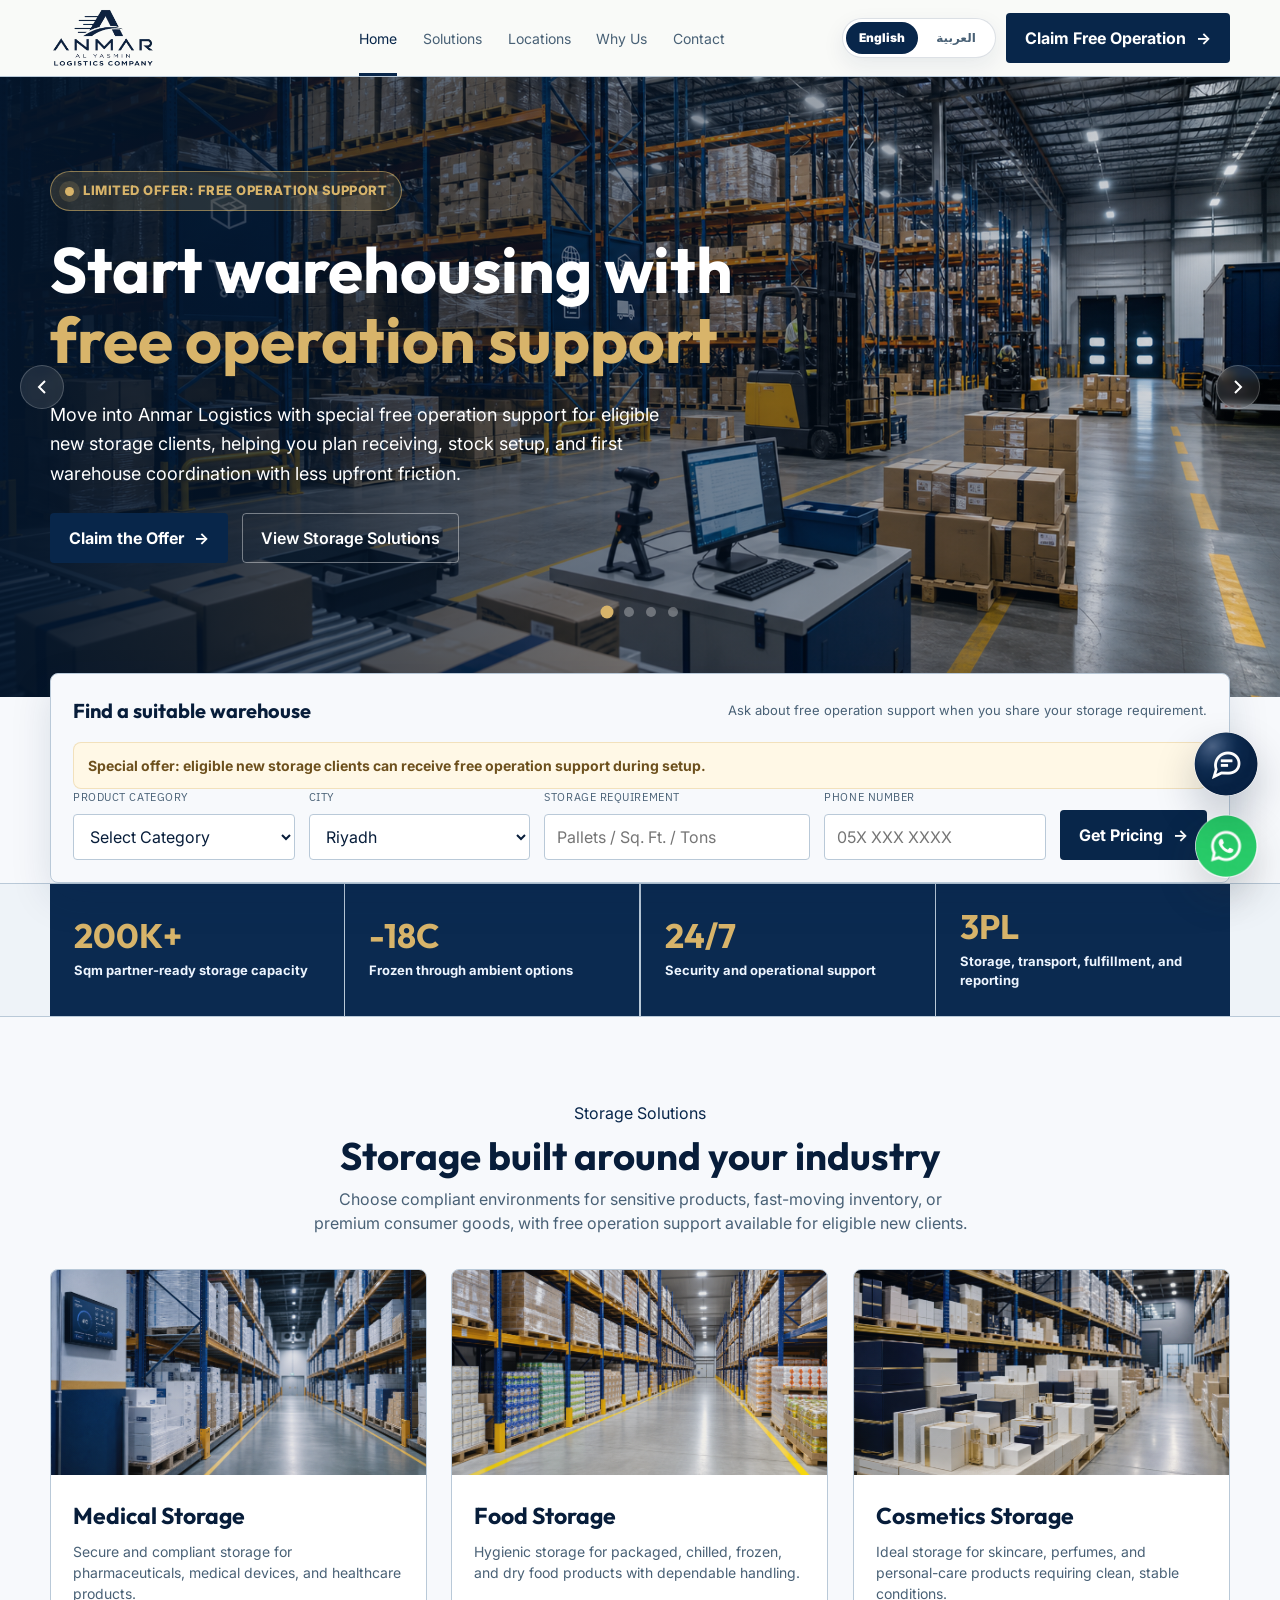
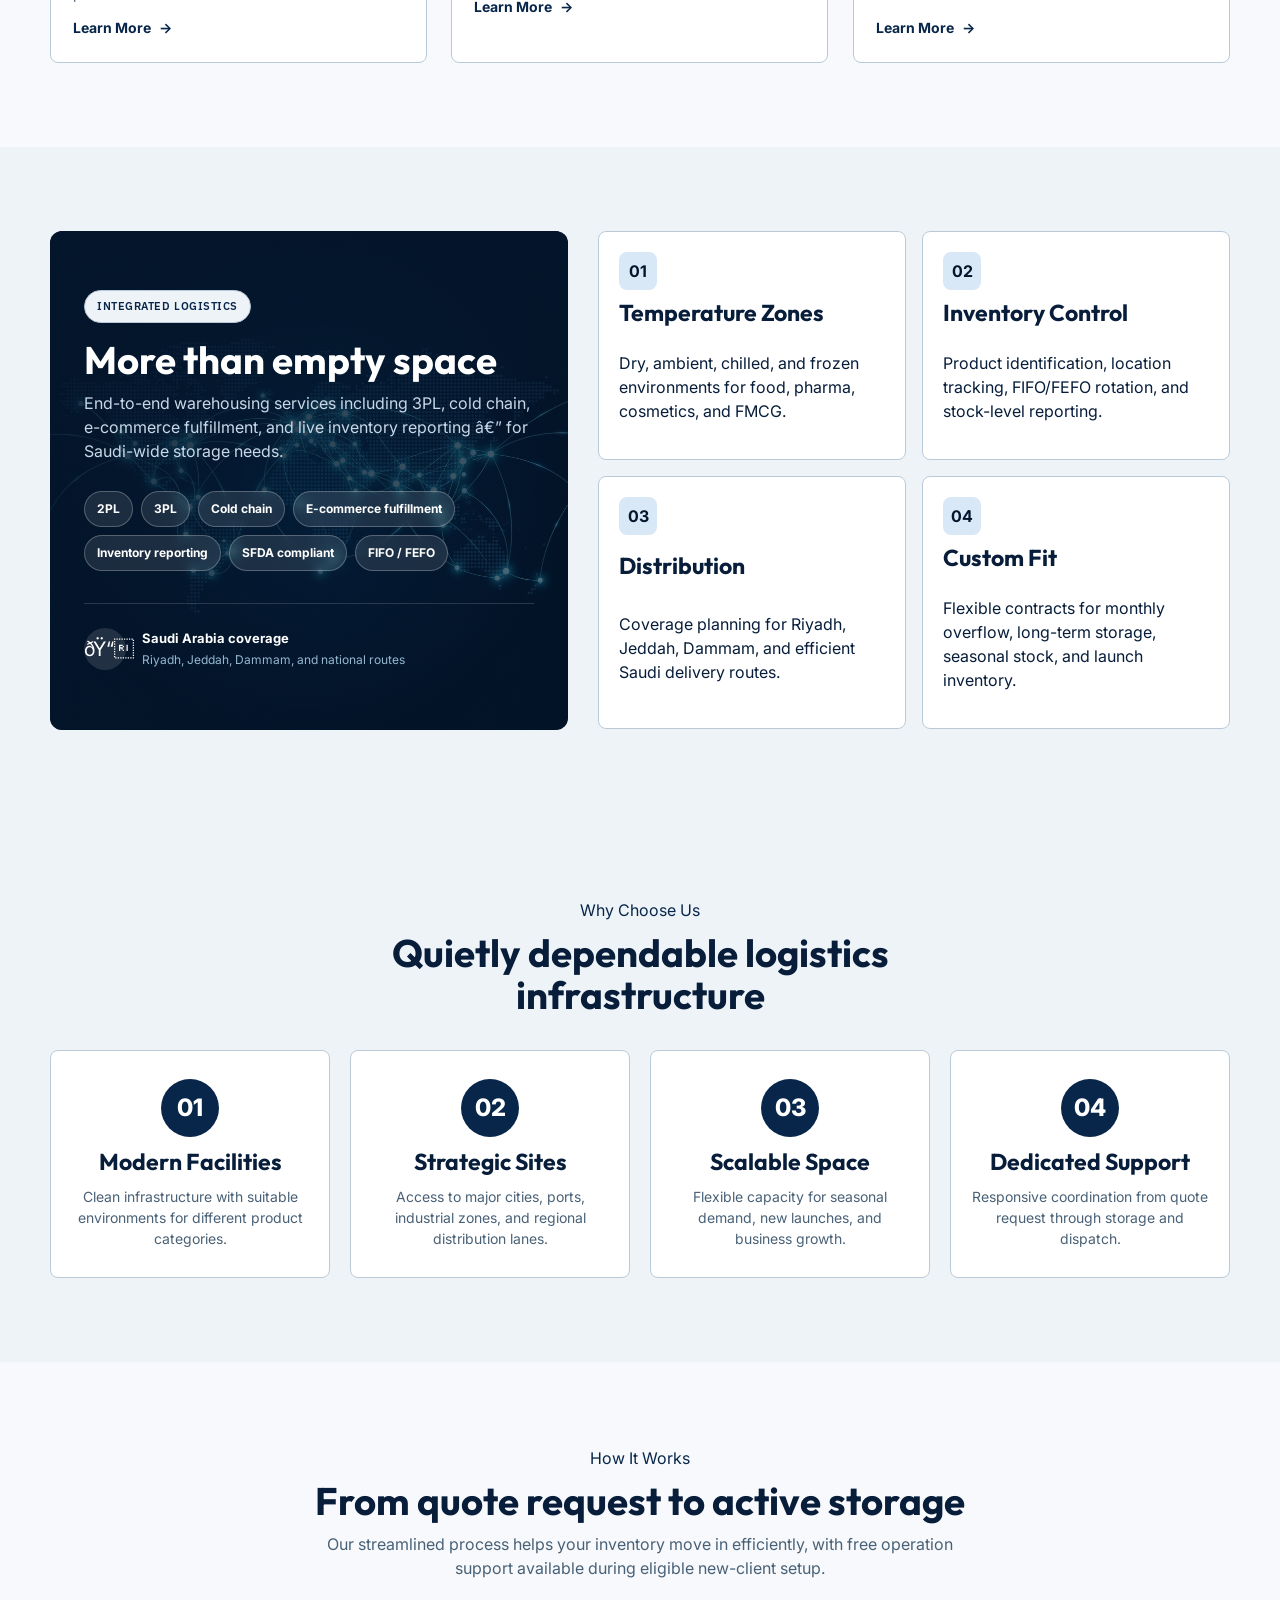
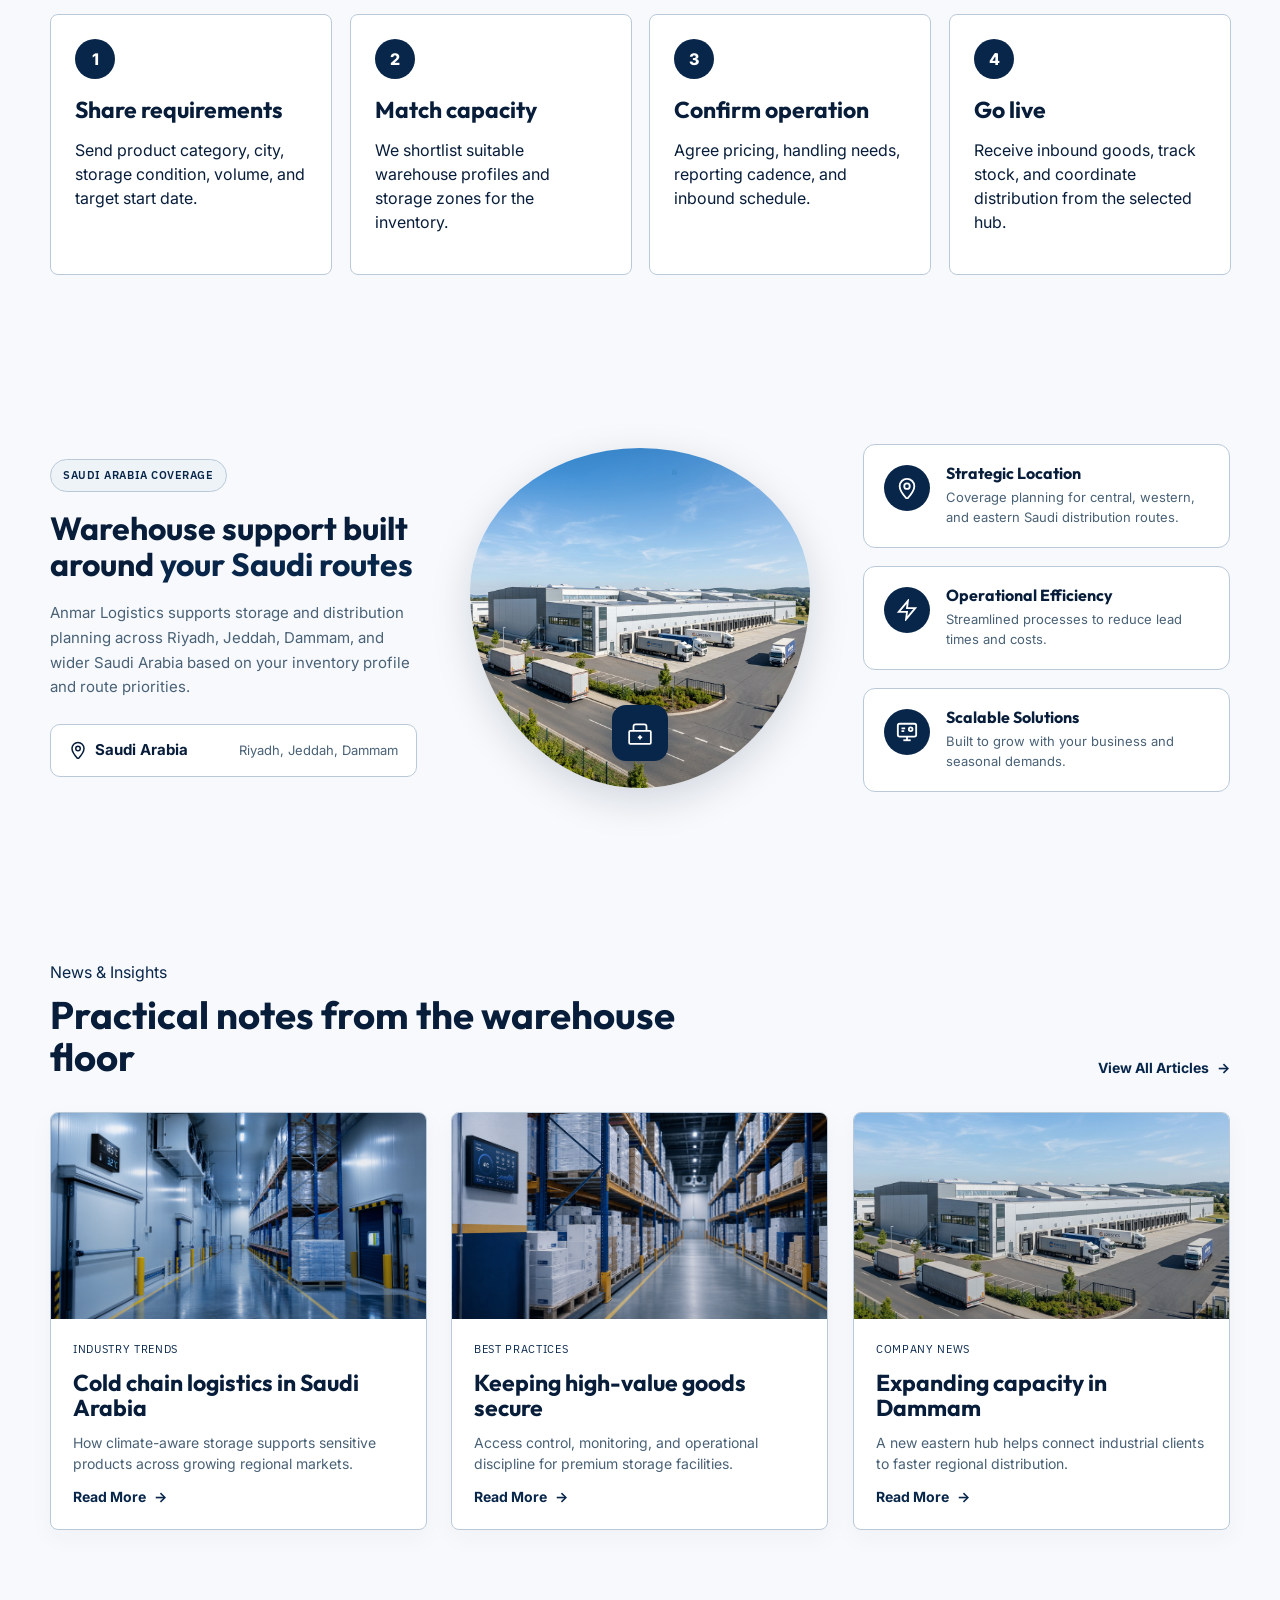
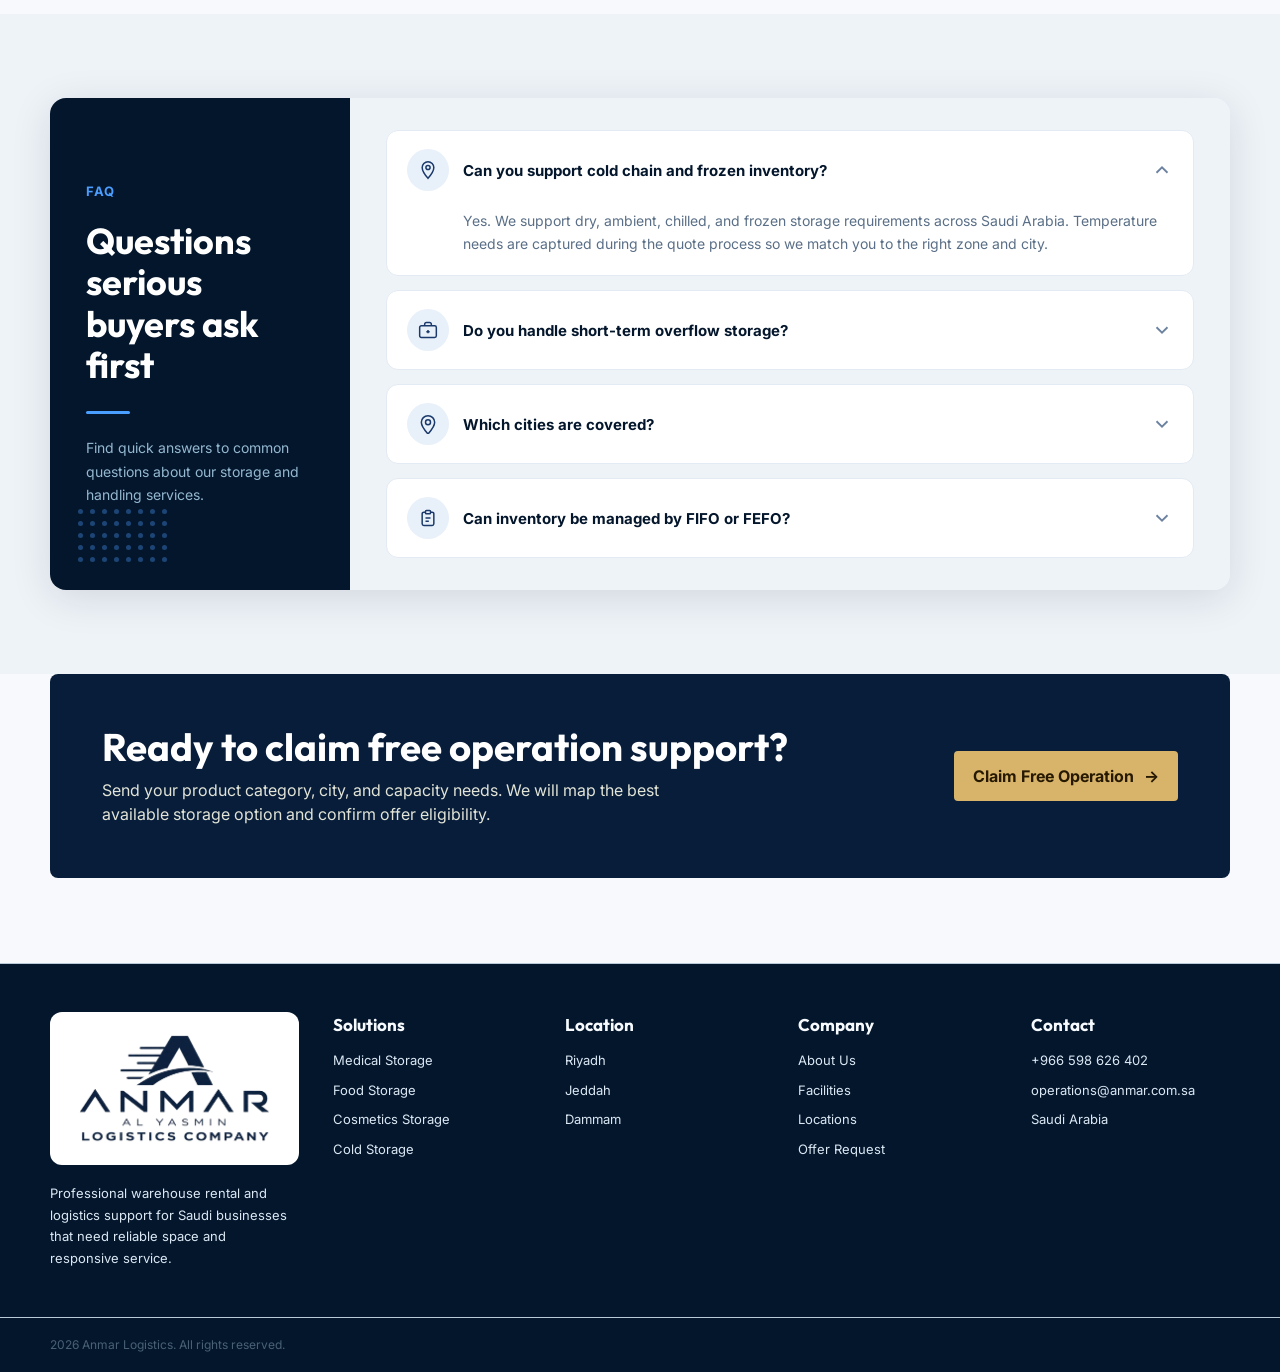
<file: index.html>
<!DOCTYPE html>
<html lang="en">
<head>
  <meta charset="utf-8">
  <meta name="viewport" content="width=device-width, initial-scale=1">
  <title>Anmar Logistics | Warehousing & 3PL Storage in KSA</title>
  <meta name="description" content="Anmar Logistics provides secure warehousing, 3PL storage, cold chain, food, medical, and cosmetics storage solutions across KSA, including Riyadh, Jeddah, and Dammam.">
  <meta name="keywords" content="warehousing KSA, warehouse storage Saudi Arabia, 3PL logistics Saudi Arabia, cold storage KSA, Riyadh warehouse, Jeddah storage, Dammam logistics">
  <meta property="og:title" content="Anmar Logistics | Warehousing & 3PL Storage in KSA">
  <meta property="og:description" content="Secure warehouse rental, 3PL storage, cold chain, food, medical, and cosmetics storage support across Saudi Arabia, including Riyadh, Jeddah, and Dammam.">
  <meta property="og:type" content="website">
  <meta property="og:url" content="https://www.anmaralyasminlogistics.com/">
  <meta property="og:image" content="https://www.anmaralyasminlogistics.com/assets/warehouse-hero.png">
  <meta name="twitter:card" content="summary_large_image">
  <meta name="twitter:title" content="Anmar Logistics | Warehousing & 3PL Storage in KSA">
  <meta name="twitter:description" content="Professional warehousing and logistics support across KSA for medical, food, cosmetics, retail, and cold chain inventory.">
  <link rel="preconnect" href="https://fonts.googleapis.com">
  <link rel="preconnect" href="https://fonts.gstatic.com" crossorigin>
  <link href="https://fonts.googleapis.com/css2?family=Outfit:wght@400;600;700&family=IBM+Plex+Sans:wght@600&family=Inter:wght@400;500;600;700&display=swap" rel="stylesheet">
  <style>
    :root {
      --surface: #f7f9fc;
      --surface-low: #eef3f8;
      --surface-mid: #dfe8f1;
      --surface-high: #c8d6e4;
      --card: #ffffff;
      --ink: #071d3a;
      --muted: #496176;
      --outline: #b9c9d8;
      --primary: #08264a;
      --primary-strong: #04162c;
      --primary-soft: #d9e8f7;
      --gold: #d8b46a;
      --gold-strong: #8a6422;
      --charcoal: #071d3a;
      --shadow: 0 14px 40px rgba(8, 38, 74, 0.13);
      --container: 1180px;
    }

    * { box-sizing: border-box; }
    html { scroll-behavior: smooth; overflow-x: hidden; }
    body {
      margin: 0;
      background: var(--surface);
      color: var(--ink);
      font-family: Inter, system-ui, -apple-system, BlinkMacSystemFont, "Segoe UI", sans-serif;
      line-height: 1.5;
      overflow-x: hidden;
    }

    img { display: block; max-width: 100%; }
    a { color: inherit; text-decoration: none; }
    button, input, select { font: inherit; }
    button { cursor: pointer; }

    .container {
      width: min(100% - 32px, var(--container));
      margin-inline: auto;
    }

    .top-strip {
      background: var(--charcoal);
      color: #f0f1ef;
      font-size: 13px;
    }

    .top-strip .container {
      min-height: 38px;
      display: flex;
      align-items: center;
      justify-content: space-between;
      gap: 18px;
    }

    .top-strip span {
      color: var(--gold);
      font-weight: 700;
    }

    .mobile-panel {
      display: none;
      border-top: 1px solid var(--outline);
      background: #fff;
    }

    .mobile-panel.open { display: block; }

    .mobile-panel .container {
      display: grid;
      gap: 10px;
      padding-block: 16px;
    }

    .mobile-panel a {
      padding: 12px 14px;
      border-bottom: 1px solid var(--outline);
      border-radius: 8px;
      color: var(--primary);
      font-weight: 800;
    }

    .mobile-panel a:hover,
    .mobile-panel a:focus-visible {
      background: var(--primary-soft);
      color: var(--primary-strong);
    }

    .eyebrow {
      display: inline-flex;
      align-items: center;
      gap: 8px;
      width: fit-content;
      padding: 7px 12px;
      border: 1px solid var(--outline);
      border-radius: 999px;
      background: var(--surface-low);
      color: var(--primary);
      font-family: "IBM Plex Sans", Inter, sans-serif;
      font-size: 11px;
      letter-spacing: 0.05em;
      text-transform: uppercase;
      font-weight: 600;
    }

    .site-header {
      position: sticky;
      top: 0;
      z-index: 20;
      border-bottom: 1px solid var(--outline);
      background: rgba(249, 250, 248, 0.92);
      backdrop-filter: blur(14px);
    }

    .nav {
      min-height: 76px;
      display: flex;
      align-items: center;
      justify-content: space-between;
      gap: clamp(12px, 2vw, 24px);
    }

    .brand {
      display: inline-flex;
      align-items: center;
      gap: 12px;
      min-width: 0;
    }

    .brand-logo {
      display: block;
      width: clamp(172px, 15vw, 210px);
      max-width: 100%;
      height: 62px;
      object-fit: contain;
      object-position: left center;
    }

    .nav-links {
      display: flex;
      align-items: center;
      justify-content: center;
      gap: clamp(16px, 2vw, 26px);
      color: var(--muted);
      font-size: 14px;
    }

    .nav-links a {
      padding-block: 27px 24px;
      border-bottom: 3px solid transparent;
    }

    .nav-links a:hover,
    .nav-links a.active {
      color: var(--primary);
      border-color: var(--primary);
    }

    .nav-actions {
      display: flex;
      align-items: center;
      gap: 10px;
      white-space: nowrap;
    }

    .language-toggle {
      display: inline-flex;
      align-items: center;
      gap: 2px;
      direction: ltr;
      padding: 3px;
      border: 1px solid rgba(8, 38, 74, 0.14);
      border-radius: 999px;
      background: #fff;
      box-shadow: 0 8px 22px rgba(8, 38, 74, 0.08);
    }

    .lang-btn {
      min-width: 72px;
      min-height: 32px;
      border: 0;
      border-radius: 999px;
      padding: 6px 10px;
      background: transparent;
      color: var(--muted);
      font-size: 12px;
      font-weight: 900;
      cursor: pointer;
    }

    .lang-btn.active {
      background: var(--primary);
      color: #fff;
    }

    .mobile-language {
      width: fit-content;
      margin-top: 4px;
    }

    #anmar_translate_element,
    .goog-te-banner-frame,
    .goog-te-balloon-frame,
    body > .skiptranslate {
      display: none !important;
    }

    body { top: 0 !important; }

    .phone {
      display: inline-flex;
      align-items: center;
      gap: 8px;
      color: var(--muted);
      font-size: 14px;
      font-weight: 500;
    }

    .icon-btn {
      width: 44px;
      height: 40px;
      border: 0;
      border-radius: 8px;
      display: grid;
      place-items: center;
      background: var(--primary);
      color: #fff;
      box-shadow: 0 10px 22px rgba(8, 38, 74, 0.16);
    }

    .icon-btn:hover,
    .icon-btn[aria-expanded="true"] {
      background: var(--primary-strong);
      box-shadow: 0 14px 30px rgba(8, 38, 74, 0.22);
    }

    .menu-btn { display: none; }

    .btn {
      min-height: 46px;
      border: 1px solid transparent;
      border-radius: 4px;
      display: inline-flex;
      align-items: center;
      justify-content: center;
      gap: 10px;
      padding: 12px 18px;
      color: #fff;
      background: var(--primary);
      font-weight: 700;
      transition: transform 180ms ease, background 180ms ease, box-shadow 180ms ease;
    }

    .btn:hover {
      transform: translateY(-1px);
      background: var(--primary-strong);
      box-shadow: var(--shadow);
    }

    .btn.secondary {
      color: var(--primary);
      background: transparent;
      border-color: var(--primary);
      font-weight: 600;
    }

    .btn.secondary:hover { background: var(--surface-low); box-shadow: none; }

    .hero-slider {
      position: relative;
      height: 620px;
      overflow: hidden;
      background: #04162c;
    }
    @media (max-width: 760px) {
      .hero-slider { height: 500px; }
    }
    .slide {
      position: absolute;
      inset: 0;
      opacity: 0;
      transition: opacity 0.8s ease-in-out, transform 4s ease-out;
      background-size: cover;
      background-position: center;
      transform: scale(1.05);
    }
    .slide.active {
      opacity: 1;
      z-index: 1;
      transform: scale(1);
    }
    .slide::after {
      content: "";
      position: absolute;
      inset: 0;
      background: linear-gradient(90deg, rgba(4,22,44,0.92) 0%, rgba(4,22,44,0.6) 40%, rgba(4,22,44,0.1) 100%);
    }
    html[dir="rtl"] .slide::after {
      background: linear-gradient(270deg, rgba(4,22,44,0.92) 0%, rgba(4,22,44,0.6) 40%, rgba(4,22,44,0.1) 100%);
    }
    .slide-content {
      position: relative;
      z-index: 2;
      height: 100%;
      display: flex;
      flex-direction: column;
      justify-content: center;
      padding-bottom: 40px;
    }
    .slide h1, .slide .lead {
      color: #fff;
    }
    .slide h1 span {
      color: var(--gold);
    }
    .slide .eyebrow {
      color: var(--gold);
      border-color: rgba(216, 180, 106, 0.4);
      background: rgba(216, 180, 106, 0.1);
    }
    .slider-nav {
      position: absolute;
      bottom: 80px;
      left: 50%;
      transform: translateX(-50%);
      z-index: 5;
      display: flex;
      gap: 12px;
    }
    .slider-dot {
      width: 10px;
      height: 10px;
      border-radius: 50%;
      background: rgba(255,255,255,0.3);
      cursor: pointer;
      border: none;
      padding: 0;
      transition: background 0.3s, transform 0.3s;
    }
    .slider-dot.active {
      background: var(--gold);
      transform: scale(1.3);
    }
    .slider-arrows {
      position: absolute;
      top: 50%;
      width: 100%;
      display: flex;
      justify-content: space-between;
      padding: 0 20px;
      z-index: 5;
      transform: translateY(-50%);
      pointer-events: none;
    }
    .slider-arrow {
      width: 44px;
      height: 44px;
      border-radius: 50%;
      background: rgba(255,255,255,0.1);
      border: 1px solid rgba(255,255,255,0.2);
      color: #fff;
      display: grid;
      place-items: center;
      cursor: pointer;
      pointer-events: auto;
      backdrop-filter: blur(4px);
      transition: background 0.2s, transform 0.2s;
    }
    .slider-arrow:hover {
      background: rgba(255,255,255,0.25);
      transform: scale(1.05);
    }
    .quote-bar-wrapper {
      position: relative;
      z-index: 10;
      margin-top: -60px;
    }

    h1, h2, h3 {
      margin: 0;
      color: var(--ink);
      font-family: "Outfit", Inter, sans-serif;
      line-height: 1.1;
      letter-spacing: 0;
    }

    h1 {
      max-width: 720px;
      font-size: clamp(42px, 5vw, 68px);
      font-weight: 700;
    }

    h1 span, .section-kicker { color: var(--primary); }
    .lead {
      max-width: 620px;
      margin: 0;
      color: var(--muted);
      font-size: 18px;
      line-height: 1.65;
    }

    .hero-actions {
      display: flex;
      flex-wrap: wrap;
      gap: 14px;
      align-items: center;
    }

    .hero-points {
      display: flex;
      flex-wrap: wrap;
      gap: 10px;
    }

    .hero-points span {
      display: inline-flex;
      align-items: center;
      gap: 7px;
      padding: 8px 11px;
      border: 1px solid var(--outline);
      border-radius: 999px;
      background: rgba(255,255,255,0.78);
      color: var(--primary-strong);
      font-size: 13px;
      font-weight: 700;
    }

    .offer-pill {
      display: inline-flex;
      align-items: center;
      gap: 9px;
      width: fit-content;
      padding: 9px 14px;
      border: 1px solid rgba(216, 180, 106, 0.56);
      border-radius: 999px;
      background: rgba(216, 180, 106, 0.16);
      color: var(--gold);
      font-weight: 800;
      font-size: 13px;
      text-transform: uppercase;
      letter-spacing: 0.04em;
    }

    .offer-pill::before {
      content: "";
      width: 9px;
      height: 9px;
      border-radius: 50%;
      background: var(--gold);
      box-shadow: 0 0 0 6px rgba(216, 180, 106, 0.16);
    }

    .offer-note {
      margin-top: 12px;
      padding: 12px 14px;
      border: 1px solid rgba(216, 180, 106, 0.34);
      border-radius: 8px;
      background: #fff8e6;
      color: #6d501d;
      font-size: 14px;
      font-weight: 700;
    }

    .hero-media {
      position: relative;
    }

    .hero-photo {
      position: relative;
      min-height: 470px;
      border-radius: 10px;
      overflow: hidden;
      border: 1px solid rgba(46, 49, 48, 0.18);
      background: var(--charcoal);
      box-shadow: var(--shadow);
    }

    .hero-photo img {
      width: 100%;
      height: 100%;
      min-height: 470px;
      object-fit: cover;
    }

    .hero-photo::after {
      content: "";
      position: absolute;
      inset: 0;
      background: linear-gradient(180deg, rgba(46,49,48,0) 45%, rgba(46,49,48,0.78));
    }

    .stats {
      position: absolute;
      inset-inline: 22px;
      bottom: 22px;
      z-index: 2;
      display: grid;
      grid-template-columns: repeat(3, 1fr);
      gap: 10px;
    }

    .stat {
      display: flex;
      gap: 10px;
      align-items: center;
      min-width: 0;
      padding: 12px;
      border: 1px solid rgba(255,255,255,0.45);
      border-radius: 8px;
      background: rgba(255,255,255,0.88);
      backdrop-filter: blur(12px);
    }

    .stat strong {
      display: block;
      font-family: "Outfit", Inter, sans-serif;
      font-size: 20px;
      line-height: 1;
    }

    .stat span {
      display: block;
      margin-top: 3px;
      color: var(--muted);
      font-size: 12px;
    }

    .quote-bar {
      margin-top: 36px;
      padding: 22px;
      border: 1px solid var(--outline);
      border-radius: 8px;
      background: var(--surface);
      box-shadow: var(--shadow);
    }

    .quote-title {
      display: flex;
      align-items: center;
      justify-content: space-between;
      gap: 16px;
      margin-bottom: 16px;
    }

    .quote-title strong {
      font-family: "Outfit", Inter, sans-serif;
      font-size: 20px;
    }

    .quote-title span {
      color: var(--muted);
      font-size: 13px;
    }

    .quote-form {
      display: grid;
      grid-template-columns: 1fr 1fr 1.2fr 1fr auto;
      gap: 14px;
      align-items: end;
    }

    .field label {
      display: block;
      margin-bottom: 8px;
      color: var(--muted);
      font-family: "IBM Plex Sans", Inter, sans-serif;
      font-size: 11px;
      letter-spacing: 0.05em;
      text-transform: uppercase;
    }

    .field input, .field select {
      width: 100%;
      min-height: 46px;
      border: 1px solid var(--outline);
      border-radius: 4px;
      padding: 10px 12px;
      background: #fff;
      color: var(--ink);
      outline: 0;
    }

    .field input:focus, .field select:focus {
      border-color: var(--primary);
      box-shadow: 0 0 0 4px rgba(8, 38, 74, 0.13);
    }

    .quote-result {
      display: none;
      margin-top: 16px;
      padding: 16px;
      border: 1px solid rgba(80, 97, 62, 0.25);
      border-radius: 8px;
      background: #f4f8ef;
      color: var(--primary-strong);
      font-size: 14px;
    }

    .quote-result.show { display: block; }

    .proof-strip {
      border-block: 1px solid var(--outline);
      background: var(--surface-low);
    }

    .proof-grid {
      display: grid;
      grid-template-columns: repeat(4, 1fr);
      gap: 1px;
      background: var(--outline);
    }

    .proof-item {
      min-height: 132px;
      display: grid;
      align-content: center;
      gap: 8px;
      padding: 24px;
      background: #0b2a50;
    }

    .proof-item strong {
      font-family: "Outfit", Inter, sans-serif;
      font-size: 34px;
      color: var(--gold);
      line-height: 1;
    }

    .proof-item span {
      color: #edf5ff;
      font-size: 13px;
      font-weight: 700;
    }

    .section {
      padding: 84px 0;
    }

    .section.alt { background: var(--surface-low); }
    .section.line { border-block: 1px solid var(--outline); }

    .reveal-on-scroll {
      opacity: 0;
      transform: translateY(26px);
      transition: opacity 620ms ease, transform 620ms ease;
      will-change: opacity, transform;
    }

    .reveal-on-scroll.is-visible {
      opacity: 1;
      transform: translateY(0);
    }

    .reveal-delay-1 { transition-delay: 80ms; }
    .reveal-delay-2 { transition-delay: 150ms; }
    .reveal-delay-3 { transition-delay: 220ms; }

    @media (prefers-reduced-motion: reduce) {
      .reveal-on-scroll {
        opacity: 1;
        transform: none;
        transition: none;
      }
    }

    .section-head {
      display: flex;
      justify-content: space-between;
      align-items: end;
      gap: 24px;
      margin-bottom: 34px;
    }

    .section-title {
      display: grid;
      gap: 10px;
      max-width: 660px;
    }

    .section-title.center {
      margin-inline: auto;
      text-align: center;
    }

    h2 {
      font-size: clamp(30px, 3vw, 42px);
      font-weight: 700;
    }

    .section-title p {
      margin: 0;
      color: var(--muted);
      font-size: 16px;
    }

    .cards {
      display: grid;
      grid-template-columns: repeat(3, 1fr);
      gap: 24px;
    }

    .card {
      overflow: hidden;
      border: 1px solid var(--outline);
      border-radius: 8px;
      background: var(--card);
      transition: border-color 180ms ease, transform 180ms ease, box-shadow 180ms ease;
    }

    .card:hover {
      transform: translateY(-3px);
      border-color: var(--primary);
      box-shadow: var(--shadow);
    }

    .service-visual {
      position: relative;
      min-height: 205px;
      overflow: hidden;
      background-size: cover;
      background-position: center;
    }

    .service-visual.medical {
      background-image: linear-gradient(135deg, rgba(8,38,74,0.16), rgba(216,180,106,0.1)), url('assets/medical-storage-generated.png');
    }
    .service-visual.food {
      background-image: linear-gradient(135deg, rgba(8,38,74,0.16), rgba(216,180,106,0.1)), url('assets/food-storage-generated.png');
    }
    .service-visual.cosmetics {
      background-image: linear-gradient(135deg, rgba(8,38,74,0.16), rgba(216,180,106,0.1)), url('assets/cosmetics-storage-generated.png');
    }

    .card-body {
      position: relative;
      display: grid;
      gap: 13px;
      padding: 28px 22px 24px;
    }

    h3 {
      font-size: 23px;
      font-weight: 700;
    }

    .card p, .feature p, .article p {
      margin: 0;
      color: var(--muted);
      font-size: 14px;
    }

    .text-link {
      display: inline-flex;
      align-items: center;
      gap: 8px;
      width: fit-content;
      color: var(--primary);
      font-size: 14px;
      font-weight: 700;
    }

    .capability-grid {
      display: grid;
      grid-template-columns: 0.9fr 1.1fr;
      gap: 30px;
      align-items: stretch;
    }

    .capability-panel {
      position: relative;
      padding: 40px 34px;
      border-radius: 12px;
      background: var(--charcoal);
      background-image: url('assets/world-map-network.png');
      background-size: cover;
      background-position: center;
      color: white;
      overflow: hidden;
      display: flex;
      flex-direction: column;
      justify-content: center;
    }

    .capability-panel::before {
      content: '';
      position: absolute;
      inset: 0;
      background: linear-gradient(135deg, rgba(4,22,44,0.93) 0%, rgba(4,22,44,0.75) 60%, rgba(4,22,44,0.55) 100%);
      border-radius: inherit;
    }

    .capability-panel > * {
      position: relative;
      z-index: 1;
    }

    .capability-panel h2,
    .capability-panel p { color: white; }

    .capability-panel p { color: #c8d8e8; }

    .capability-list {
      display: grid;
      grid-template-columns: repeat(2, 1fr);
      gap: 16px;
    }

    .capability {
      display: grid;
      gap: 10px;
      padding: 20px;
      border: 1px solid var(--outline);
      border-radius: 8px;
      background: var(--card);
      transition: transform 0.2s, box-shadow 0.2s;
    }

    .capability:hover {
      transform: translateY(-3px);
      box-shadow: 0 8px 24px rgba(0,0,0,0.1);
    }

    .capability b {
      width: 38px;
      height: 38px;
      display: grid;
      place-items: center;
      border-radius: 8px;
      background: var(--primary-soft);
      color: var(--primary-strong);
    }

    .chips {
      display: flex;
      flex-wrap: wrap;
      gap: 8px;
      margin-top: 22px;
    }

    .chip {
      padding: 8px 12px;
      border: 1px solid rgba(255,255,255,0.25);
      border-radius: 999px;
      color: #fff;
      background: rgba(255,255,255,0.1);
      font-size: 12px;
      font-weight: 700;
      backdrop-filter: blur(4px);
      transition: background 0.2s;
    }

    .chip:hover {
      background: rgba(255,255,255,0.18);
    }

    .feature-grid {
      display: grid;
      grid-template-columns: repeat(4, 1fr);
      gap: 20px;
    }

    .feature {
      display: grid;
      justify-items: center;
      gap: 12px;
      min-height: 184px;
      padding: 28px 20px;
      border: 1px solid var(--outline);
      border-radius: 8px;
      background: var(--card);
      text-align: center;
    }

    .feature-icon {
      width: 58px;
      height: 58px;
      display: grid;
      place-items: center;
      border-radius: 50%;
      background: var(--primary);
      color: white;
      font-size: 24px;
      font-weight: 800;
    }

    .process {
      display: grid;
      grid-template-columns: repeat(4, 1fr);
      gap: 18px;
      position: relative;
    }

    .process-card {
      position: relative;
      min-height: 210px;
      padding: 24px;
      border: 1px solid var(--outline);
      border-radius: 8px;
      background: var(--card);
    }

    .step {
      width: 40px;
      height: 40px;
      display: grid;
      place-items: center;
      margin-bottom: 18px;
      border-radius: 50%;
      background: var(--primary);
      color: white;
      font-weight: 800;
    }

    /* â”€â”€ Hub / Locations Section â”€â”€ */
    .hub-layout {
      display: grid;
      grid-template-columns: 1fr 1fr 1fr;
      gap: 40px;
      align-items: center;
    }

    .hub-text {
      display: grid;
      gap: 18px;
    }

    .hub-text h2 {
      font-size: 32px;
      line-height: 1.15;
    }

    .hub-text h2 span {
      color: var(--primary);
    }

    .hub-text p {
      color: var(--muted);
      font-size: 15px;
      line-height: 1.65;
      margin: 0;
    }

    .hub-location-tag {
      display: flex;
      align-items: center;
      justify-content: space-between;
      gap: 16px;
      padding: 14px 18px;
      border: 1px solid var(--outline);
      border-radius: 10px;
      background: var(--card);
      margin-top: 6px;
    }

    .hub-location-tag strong {
      display: flex;
      align-items: center;
      gap: 8px;
      font-size: 15px;
    }

    .hub-location-tag span {
      color: var(--muted);
      font-size: 13px;
    }

    /* Center image blob */
    .hub-visual {
      position: relative;
      display: flex;
      align-items: center;
      justify-content: center;
    }

    .hub-image-wrap {
      position: relative;
      width: 100%;
      aspect-ratio: 1;
      max-width: 340px;
      margin: 0 auto;
      border-radius: 50% 50% 50% 50% / 42% 42% 58% 58%;
      overflow: hidden;
      box-shadow: 0 12px 40px rgba(4,22,44,0.15);
    }

    .hub-image-wrap img {
      width: 100%;
      height: 100%;
      object-fit: cover;
    }

    .hub-icon-badge {
      position: absolute;
      bottom: 8%;
      left: 50%;
      transform: translateX(-50%);
      width: 56px;
      height: 56px;
      border-radius: 14px;
      background: var(--primary);
      display: grid;
      place-items: center;
      box-shadow: 0 6px 20px rgba(8,38,74,0.3);
      z-index: 2;
    }

    .hub-icon-badge svg {
      width: 26px;
      height: 26px;
      color: #fff;
    }

    /* Right feature cards */
    .hub-features {
      display: grid;
      gap: 18px;
    }

    .hub-feature {
      display: flex;
      gap: 16px;
      align-items: flex-start;
      padding: 20px;
      border: 1px solid var(--outline);
      border-radius: 12px;
      background: var(--card);
      transition: box-shadow 0.2s, transform 0.2s;
    }

    .hub-feature:hover {
      transform: translateY(-2px);
      box-shadow: 0 6px 22px rgba(4,22,44,0.1);
    }

    .hub-feature-icon {
      flex-shrink: 0;
      width: 46px;
      height: 46px;
      border-radius: 50%;
      background: var(--primary);
      display: grid;
      place-items: center;
      color: #fff;
    }

    .hub-feature-icon svg {
      width: 22px;
      height: 22px;
    }

    .hub-feature-text h3 {
      font-size: 16px;
      margin: 0 0 4px;
    }

    .hub-feature-text p {
      margin: 0;
      color: var(--muted);
      font-size: 13px;
      line-height: 1.55;
    }

    .articles {
      display: grid;
      grid-template-columns: repeat(3, 1fr);
      gap: 24px;
    }

    .article {
      border: 1px solid var(--outline);
      border-radius: 8px;
      background: var(--card);
      padding: 26px;
      box-shadow: 0 8px 24px rgba(46, 49, 48, 0.04);
    }

    .article { padding: 0; overflow: hidden; }

    .article-image {
      min-height: 206px;
      background-color: #c8d6e4;
      background-size: cover;
      background-position: center;
      position: relative;
    }

    .article-image::after {
      content: "";
      position: absolute;
      inset: 0;
      background: linear-gradient(180deg, rgba(4,22,44,0.02), rgba(4,22,44,0.2));
    }

    .article-image.cold-chain {
      background-image: url("assets/cold-storage-generated.png");
    }

    .article-image.secure-goods {
      background-image: url("assets/medical-storage-generated.png");
    }

    .article-image.dammam-capacity {
      background-image: url("assets/warehouse-exterior.png");
    }

    .article-body {
      display: grid;
      gap: 12px;
      padding: 22px;
    }

    .tag {
      color: var(--primary);
      font-family: "IBM Plex Sans", Inter, sans-serif;
      font-size: 11px;
      letter-spacing: 0.06em;
      text-transform: uppercase;
    }

    .cta {
      padding: 52px;
      border-radius: 8px;
      display: grid;
      grid-template-columns: 1fr auto;
      gap: 24px;
      align-items: center;
      background: var(--charcoal);
      color: white;
    }

    /* â”€â”€ FAQ Section â”€â”€ */
    .faq-section {
      overflow: visible;
    }

    .faq-grid {
      display: grid;
      grid-template-columns: 300px 1fr;
      align-items: stretch;
      border-radius: 16px;
      overflow: hidden;
      box-shadow: 0 8px 40px rgba(4,22,44,0.12);
    }

    .faq-panel {
      position: relative;
      background: #04162c;
      padding: 52px 36px;
      display: flex;
      flex-direction: column;
      justify-content: center;
      overflow: hidden;
    }

    .faq-panel .section-kicker {
      color: #4a9eff;
      font-size: 13px;
      font-weight: 700;
      letter-spacing: 0.08em;
      text-transform: uppercase;
      margin-bottom: 18px;
      display: block;
    }

    .faq-panel h2 {
      color: #fff;
      font-size: 36px;
      line-height: 1.15;
      margin: 0 0 8px;
    }

    .faq-panel-line {
      width: 44px;
      height: 3px;
      background: #4a9eff;
      border-radius: 2px;
      margin: 18px 0 22px;
    }

    .faq-panel p {
      color: #94b8d0;
      font-size: 14px;
      line-height: 1.65;
      margin: 0;
    }

    /* Decorative dot grid */
    .faq-dots {
      position: absolute;
      bottom: 28px;
      left: 28px;
      display: grid;
      grid-template-columns: repeat(8, 1fr);
      gap: 7px;
      opacity: 0.35;
    }

    .faq-dots span {
      width: 5px;
      height: 5px;
      border-radius: 50%;
      background: #4a9eff;
      display: block;
    }

    .faq-list {
      padding: 32px 36px;
      display: grid;
      gap: 14px;
      align-content: center;
      background: var(--surface-low, #f0f4f8);
    }

    /* Custom accordion â€” no browser details triangle */
    .faq-item {
      background: #fff;
      border: 1px solid #e3eaf3;
      border-radius: 12px;
      overflow: hidden;
      transition: box-shadow 0.2s;
    }

    .faq-item:hover {
      box-shadow: 0 4px 18px rgba(4,22,44,0.09);
    }

    .faq-trigger {
      width: 100%;
      display: flex;
      align-items: center;
      gap: 14px;
      padding: 18px 20px;
      background: none;
      border: none;
      cursor: pointer;
      text-align: left;
    }

    .faq-icon-badge {
      flex-shrink: 0;
      width: 42px;
      height: 42px;
      border-radius: 50%;
      background: #e8f0fa;
      display: grid;
      place-items: center;
      color: #1b3a6b;
    }

    .faq-icon-badge svg {
      width: 20px;
      height: 20px;
    }

    .faq-trigger-label {
      flex: 1;
      font-size: 15px;
      font-weight: 700;
      color: #04162c;
      line-height: 1.4;
    }

    .faq-chevron {
      flex-shrink: 0;
      width: 22px;
      height: 22px;
      color: #6b82a0;
      transition: transform 0.28s ease;
    }

    .faq-item.open .faq-chevron {
      transform: rotate(180deg);
    }

    .faq-answer {
      max-height: 0;
      overflow: hidden;
      transition: max-height 0.32s ease, padding 0.28s ease;
      padding: 0 20px 0 76px;
    }

    .faq-item.open .faq-answer {
      max-height: 220px;
      padding-bottom: 20px;
    }

    .faq-answer p {
      margin: 0;
      color: #5a6f87;
      font-size: 14px;
      line-height: 1.65;
    }

    .footer {
      background: #04162c;
      border-top: 1px solid var(--outline);
    }

    .footer .brand-name,
    .footer h4 { color: #f7fbff; }

    .footer .brand {
      display: inline-flex;
      justify-content: center;
      align-items: center;
      padding: 18px 24px;
      border-radius: 12px;
      background: #ffffff;
      margin: 0 0 18px;
      width: auto;
    }
    
    .footer .brand-logo {
      width: 210px;
      height: auto;
    }

    .footer p,
    .footer a,
    .copyright { color: #dbe8f4; }

    .floating-wa {
      --float-size: 64px;
      --float-right: 22px;
      --float-bottom: 22px;
      position: fixed;
      right: var(--float-right);
      bottom: var(--float-bottom);
      z-index: 30;
      width: var(--float-size);
      height: var(--float-size);
      min-height: var(--float-size);
      border-radius: 50%;
      padding: 0;
      display: grid;
      place-items: center;
      background: url("assets/buttons/whatsapp-floating-button.png") center / 100% 100% no-repeat;
      color: #fff;
      font-size: 0;
      line-height: 0;
      opacity: 1;
      pointer-events: auto;
      transform: translateY(0);
      box-shadow: 0 18px 42px rgba(46, 49, 48, 0.2);
      transition: transform 180ms ease, box-shadow 180ms ease, opacity 180ms ease;
    }

    .floating-wa::before {
      display: none;
    }

    .floating-wa:hover {
      transform: translateY(-2px);
      box-shadow: 0 22px 52px rgba(46, 49, 48, 0.28);
    }

    .floating-wa.visible {
      opacity: 1;
      pointer-events: auto;
      transform: translateY(0);
    }

    .cta h2, .cta p { color: white; }
    .cta p { margin: 10px 0 0; max-width: 620px; color: #e2e4d7; }
    .cta .btn { background: var(--gold); color: #261900; }

    .footer-grid {
      display: grid;
      grid-template-columns: 1.25fr repeat(4, 1fr);
      gap: 34px;
      align-items: start;
      padding: 48px 0;
    }

    .footer p, .footer a {
      color: #dbe8f4;
      font-size: 13px;
    }

    .footer p {
      max-width: 300px;
      margin: 0;
      line-height: 1.65;
    }

    .footer h4 {
      margin: 0 0 14px;
      font-family: "Outfit", Inter, sans-serif;
      font-size: 17px;
    }

    .footer-links {
      display: grid;
      gap: 10px;
    }

    .copyright {
      border-top: 1px solid var(--outline);
      padding: 18px 0;
      color: var(--muted);
      font-size: 12px;
    }

    @media (max-width: 1120px) {
      .nav-links, .nav-actions { display: none; }
      .menu-btn { display: grid; }
      .hero-grid { grid-template-columns: 1fr; }
      .quote-form { grid-template-columns: repeat(2, 1fr); }
      .quote-form .btn { grid-column: 1 / -1; }
      .feature-grid, .footer-grid, .proof-grid, .process { grid-template-columns: repeat(2, 1fr); }
      .capability-grid { grid-template-columns: 1fr; }
      .faq-grid { grid-template-columns: 1fr; }
      .faq-panel { padding: 40px 28px; min-height: auto; }
      .faq-list { padding: 28px; }
      .hero-photo, .hero-photo img { min-height: 380px; }
      .hub-layout { grid-template-columns: 1fr 1fr; gap: 28px; }
      .hub-text { grid-column: 1 / -1; }
      .hub-image-wrap { max-width: 280px; }
      .articles { grid-template-columns: repeat(2, 1fr); }
    }

    @media (max-width: 760px) {
      /* â€” Base spacing â€” */
      .top-strip .container { align-items: flex-start; flex-direction: column; padding-block: 10px; }
      .top-strip { font-size: 12px; }
      .container { width: min(100% - 20px, var(--container)); }
      .section { padding: 48px 0; }
      .section-head { display: grid; align-items: start; gap: 12px; }

      /* â€” Nav â€” */
      .nav { min-height: 60px; }
      .brand { min-width: 0; }
      .brand-logo { width: 140px; height: 44px; }

      /* â€” Hero slider â€” */
      .hero-slider { height: 480px; }
      .slide-content { padding-bottom: 60px; }
      h1 { font-size: 30px; }
      .lead { font-size: 14px; }
      .hero-actions { flex-direction: column; }
      .hero-actions .btn { width: 100%; text-align: center; }
      .slider-nav { bottom: 50px; gap: 10px; }
      .slider-dot { width: 8px; height: 8px; }
      .slider-arrows { padding: 0 10px; }
      .slider-arrow { width: 36px; height: 36px; }
      .slider-arrow svg { width: 18px; height: 18px; }

      /* â€” Quote bar â€” */
      .quote-bar-wrapper { margin-top: -40px; }
      .quote-bar { margin-top: 20px; padding: 16px; }
      .quote-title { display: grid; gap: 4px; }
      .quote-title strong { font-size: 17px; }
      .quote-form { grid-template-columns: 1fr; gap: 12px; }
      .field input, .field select { min-height: 44px; }

      /* â€” Proof strip â€” */
      .proof-grid { grid-template-columns: repeat(2, 1fr); }
      .proof-item { min-height: 100px; padding: 18px; }
      .proof-item strong { font-size: 22px; }

      /* â€” Service cards â€” */
      .cards { grid-template-columns: 1fr; }
      .service-visual { min-height: 180px; }

      /* â€” Capabilities section â€” */
      .capability-grid { grid-template-columns: 1fr; }
      .capability-panel { padding: 28px 22px; }
      .capability-list { grid-template-columns: 1fr; }
      .capability h3 { font-size: 18px; }

      /* â€” Feature grid + process â€” */
      .feature-grid { grid-template-columns: 1fr; }
      .feature { min-height: auto; padding: 22px 16px; }
      .process { grid-template-columns: 1fr; }
      .process-card { min-height: auto; }

      /* â€” Hub / Locations â€” */
      .hub-layout { grid-template-columns: 1fr; gap: 30px; }
      .hub-text { text-align: center; justify-items: center; }
      .hub-image-wrap { max-width: 260px; }
      .hub-icon-badge { width: 46px; height: 46px; }
      .hub-feature { padding: 16px; }
      .hub-feature-icon { width: 40px; height: 40px; }
      .hub-feature-icon svg { width: 18px; height: 18px; }

      /* â€” Articles â€” */
      .articles { grid-template-columns: 1fr; }

      /* â€” FAQ â€” */
      .faq-grid { grid-template-columns: 1fr; border-radius: 12px; }
      .faq-panel { padding: 32px 22px; }
      .faq-panel h2 { font-size: 28px; }
      .faq-dots { display: none; }
      .faq-list { padding: 20px 16px; }
      .faq-trigger { padding: 14px 14px; gap: 10px; }
      .faq-icon-badge { width: 36px; height: 36px; }
      .faq-icon-badge svg { width: 16px; height: 16px; }
      .faq-trigger-label { font-size: 14px; }
      .faq-chevron { width: 18px; height: 18px; }
      .faq-answer { padding-left: 60px; }
      .faq-item.open .faq-answer { padding-bottom: 16px; }

      /* â€” CTA â€” */
      .cta { padding: 28px 20px; grid-template-columns: 1fr; text-align: center; }
      .cta .btn { width: 100%; }
      .cta h2 { font-size: 22px; }

      /* â€” Footer â€” */
      .footer-grid { grid-template-columns: 1fr; gap: 28px; }
      .floating-wa {
        --float-size: 58px;
        --float-right: 14px;
        --float-bottom: 16px;
        left: auto;
        right: var(--float-right);
        bottom: var(--float-bottom);
        width: var(--float-size);
        height: var(--float-size);
        min-height: var(--float-size);
      }
    }

    @media (max-width: 480px) {
      /* â€” Very small phones â€” */
      .container { width: min(100% - 16px, var(--container)); }
      .section { padding: 38px 0; }
      h1 { font-size: 26px; }
      h2 { font-size: 22px; }
      .lead { font-size: 13px; }
      .hero-slider { height: 440px; }
      .slide-content { padding-bottom: 50px; }
      .slider-arrows { display: none; }
      .eyebrow { font-size: 10px; padding: 5px 10px; }

      /* â€” Quote â€” */
      .quote-bar-wrapper { margin-top: -30px; }
      .quote-bar { padding: 14px; }
      .quote-title strong { font-size: 16px; }

      /* â€” Proof â€” */
      .proof-grid { grid-template-columns: 1fr; }
      .proof-item { min-height: auto; padding: 14px; }

      /* â€” Capability panel â€” */
      .capability-panel { padding: 22px 18px; }
      .capability-panel h2 { font-size: 22px; }
      .chips { gap: 6px; margin-top: 16px; }
      .chip { padding: 6px 9px; font-size: 11px; }

      /* â€” FAQ tighter â€” */
      .faq-grid { border-radius: 10px; }
      .faq-panel { padding: 26px 18px; }
      .faq-panel h2 { font-size: 24px; }
      .faq-list { padding: 16px 12px; gap: 10px; }
      .faq-trigger { padding: 12px; gap: 8px; }
      .faq-icon-badge { width: 32px; height: 32px; }
      .faq-trigger-label { font-size: 13px; }
      .faq-answer { padding-left: 52px; }
      .faq-answer p { font-size: 13px; }

      /* â€” CTA â€” */
      .cta { padding: 24px 16px; }
      .cta h2 { font-size: 20px; }

      /* â€” Footer â€” */
      .footer-grid { padding: 32px 0; }
      .copyright { padding: 14px 0; }

      /* â€” Stat cards â€” */
      .stat { padding: 10px; }
      .stat strong { font-size: 17px; }
      .stat span { font-size: 11px; }
    }

  </style>
  <link rel="stylesheet" href="assets/chatbot.css?v=buttonicons-20260608">
</head>
<body>


  <header class="site-header">
    <div class="container nav">
      <a class="brand" href="#top" aria-label="Anmar Logistics home">
        <img class="brand-logo" src="assets/anmar-logo-transparent.png" alt="Anmar Al Yasmin Logistics Company">
      </a>
      <nav class="nav-links" aria-label="Main navigation">
        <a class="active" href="/">Home</a>
        <a href="/solutions">Solutions</a>
        <a href="/locations">Locations</a>
        <a href="/about">Why Us</a>
        <a href="/contact">Contact</a>
      </nav>
      <div class="nav-actions"><div class="language-toggle notranslate" translate="no" aria-label="Language selector"><button class="lang-btn active" type="button" data-translate="en" aria-pressed="true">English</button><button class="lang-btn" type="button" data-translate="ar" aria-pressed="false">&#1575;&#1604;&#1593;&#1585;&#1576;&#1610;&#1577;</button></div>
      <a class="btn" href="/contact">Claim Free Operation <span aria-hidden="true">-></span></a>
      </div>
      <button class="icon-btn menu-btn" type="button" aria-label="Open menu" aria-expanded="false">
        <svg viewBox="0 0 24 24" width="24" height="24" stroke="currentColor" stroke-width="2" fill="none" stroke-linecap="round" stroke-linejoin="round">
          <line x1="3" y1="12" x2="21" y2="12"></line>
          <line x1="3" y1="6" x2="21" y2="6"></line>
          <line x1="3" y1="18" x2="21" y2="18"></line>
        </svg>
      </button>
    </div>
    <nav class="mobile-panel" id="mobilePanel" aria-label="Mobile navigation">
      <div class="container">
        <a href="/solutions">Solutions</a>
        <a href="/locations">Locations</a>
        <a href="/about">Why Us</a>
        <a href="/contact">Contact</a>
        <a href="/contact">Claim Free Operation</a><div class="language-toggle mobile-language notranslate" translate="no" aria-label="Language selector"><button class="lang-btn active" type="button" data-translate="en" aria-pressed="true">English</button><button class="lang-btn" type="button" data-translate="ar" aria-pressed="false">&#1575;&#1604;&#1593;&#1585;&#1576;&#1610;&#1577;</button></div>
      </div>
    </nav>
  </header>

  <main id="top">
    <section class="hero-slider">
      <div class="slide active" style="background-image: url('assets/storage-3pl-generated.png');">
        <div class="container slide-content">
          <div style="max-width: 720px; display: grid; gap: 24px;">
            <span class="offer-pill">Limited Offer: Free Operation Support</span>
            <h1>Start warehousing with <span>free operation support</span></h1>
            <p class="lead">Move into Anmar Logistics with special free operation support for eligible new storage clients, helping you plan receiving, stock setup, and first warehouse coordination with less upfront friction.</p>
            <div class="hero-actions" style="display: flex; gap: 14px;">
              <a class="btn" href="/contact">Claim the Offer <span aria-hidden="true">-></span></a>
              <a class="btn secondary" href="/solutions" style="color: #fff; border-color: rgba(255,255,255,0.4);">View Storage Solutions</a>
            </div>
          </div>
        </div>
      </div>

      <div class="slide" style="background-image: url('assets/storage-3pl-generated.png');">
        <div class="container slide-content">
          <div style="max-width: 680px; display: grid; gap: 24px;">
            <span class="eyebrow">Strategic Warehousing</span>
            <h1>Reliable Warehousing <span>across Saudi Arabia</span></h1>
            <p class="lead">Secure and flexible storage solutions for medical, food, cosmetics, and retail businesses across Riyadh, Jeddah, Dammam, and key Saudi distribution routes.</p>
            <div class="hero-actions" style="display: flex; gap: 14px;">
              <a class="btn" href="/contact">Claim Free Operation <span aria-hidden="true">-></span></a>
              <a class="btn secondary" href="/locations" style="color: #fff; border-color: rgba(255,255,255,0.4);">Explore Operations</a>
            </div>
          </div>
        </div>
      </div>
      
      <div class="slide" style="background-image: url('assets/food-storage-generated.png');">
        <div class="container slide-content">
          <div style="max-width: 680px; display: grid; gap: 24px;">
            <span class="eyebrow">Temperature Controlled</span>
            <h1>Specialized <span>Food Storage</span></h1>
            <p class="lead">Hygienic storage for packaged, chilled, frozen, and dry food products with dependable handling and route planning support.</p>
            <div class="hero-actions" style="display: flex; gap: 14px;">
              <a class="btn" href="/contact">Get Pricing <span aria-hidden="true">-></span></a>
            </div>
          </div>
        </div>
      </div>

      <div class="slide" style="background-image: url('assets/medical-storage-generated.png');">
        <div class="container slide-content">
          <div style="max-width: 680px; display: grid; gap: 24px;">
            <span class="eyebrow">SFDA Compliant</span>
            <h1>Secure <span>Medical Logistics</span></h1>
            <p class="lead">Compliant storage for pharmaceuticals and medical devices. We maintain the highest standards of cleanliness, security, and climate control.</p>
            <div class="hero-actions" style="display: flex; gap: 14px;">
              <a class="btn" href="/contact">Claim Free Operation <span aria-hidden="true">-></span></a>
            </div>
          </div>
        </div>
      </div>

      <div class="slider-arrows container" style="position: absolute; left: 50%; transform: translate(-50%, -50%);">
        <button class="slider-arrow prev" aria-label="Previous slide">
          <svg width="24" height="24" fill="none" stroke="currentColor" stroke-width="2" viewBox="0 0 24 24"><path d="M15 18l-6-6 6-6"/></svg>
        </button>
        <button class="slider-arrow next" aria-label="Next slide">
          <svg width="24" height="24" fill="none" stroke="currentColor" stroke-width="2" viewBox="0 0 24 24"><path d="M9 18l6-6-6-6"/></svg>
        </button>
      </div>
      
      <div class="slider-nav">
        <button class="slider-dot active" aria-label="Go to slide 1"></button>
        <button class="slider-dot" aria-label="Go to slide 2"></button>
        <button class="slider-dot" aria-label="Go to slide 3"></button>
        <button class="slider-dot" aria-label="Go to slide 4"></button>
      </div>
    </section>

    <div class="container quote-bar-wrapper">
      <div class="quote-bar" id="quote">
          <div class="quote-title">
            <strong>Find a suitable warehouse</strong>
            <span>Ask about free operation support when you share your storage requirement.</span>
          </div>
          <div class="offer-note">Special offer: eligible new storage clients can receive free operation support during setup.</div>
          <form class="quote-form" id="quoteForm">
            <div class="field">
              <label for="category">Product Category</label>
              <select id="category" name="category" required>
                <option value="">Select Category</option>
                <option>Medical</option>
                <option>Food</option>
                <option>Cosmetics</option>
                <option>Retail</option>
              </select>
            </div>
            <div class="field">
              <label for="city">City</label>
              <select id="city" name="city" required>
                <option value="Riyadh">Riyadh</option>
                <option value="Jeddah">Jeddah</option>
                <option value="Dammam">Dammam</option>
              </select>
            </div>
            <div class="field">
              <label for="requirement">Storage Requirement</label>
              <input id="requirement" name="requirement" type="text" placeholder="Pallets / Sq. Ft. / Tons" required>
            </div>
            <div class="field">
              <label for="phone">Phone Number</label>
              <input id="phone" name="phone" type="tel" placeholder="05X XXX XXXX" required>
            </div>
            <button class="btn" type="submit">Get Pricing <span aria-hidden="true">-></span></button>
          </form>
          <div class="quote-result" id="quoteResult" role="status"></div>
        </div>
      </div>
    </section>

    <section class="proof-strip" aria-label="Operational statistics">
      <div class="container proof-grid">
        <div class="proof-item"><strong>200K+</strong><span>Sqm partner-ready storage capacity</span></div>
        <div class="proof-item"><strong>-18C</strong><span>Frozen through ambient options</span></div>
        <div class="proof-item"><strong>24/7</strong><span>Security and operational support</span></div>
        <div class="proof-item"><strong>3PL</strong><span>Storage, transport, fulfillment, and reporting</span></div>
      </div>
    </section>

    <section class="section services" id="solutions">
      <div class="container">
        <div class="section-title center">
          <span class="section-kicker">Storage Solutions</span>
          <h2>Storage built around your industry</h2>
          <p>Choose compliant environments for sensitive products, fast-moving inventory, or premium consumer goods, with free operation support available for eligible new clients.</p>
        </div>
        <div class="cards" style="margin-top: 34px;">
          <article class="card">
            <div class="service-visual medical" role="img" aria-label="Clean medical storage shelves"></div>
            <div class="card-body">
              <h3>Medical Storage</h3>
              <p>Secure and compliant storage for pharmaceuticals, medical devices, and healthcare products.</p>
              <a class="text-link" href="/medical-storage">Learn More <span aria-hidden="true">-></span></a>
            </div>
          </article>
          <article class="card">
            <div class="service-visual food" role="img" aria-label="Organized food warehouse storage"></div>
            <div class="card-body">
              <h3>Food Storage</h3>
              <p>Hygienic storage for packaged, chilled, frozen, and dry food products with dependable handling.</p>
              <a class="text-link" href="/food-storage">Learn More <span aria-hidden="true">-></span></a>
            </div>
          </article>
          <article class="card">
            <div class="service-visual cosmetics" role="img" aria-label="Premium cosmetics storage display"></div>
            <div class="card-body">
              <h3>Cosmetics Storage</h3>
              <p>Ideal storage for skincare, perfumes, and personal-care products requiring clean, stable conditions.</p>
              <a class="text-link" href="/cosmetics-storage">Learn More <span aria-hidden="true">-></span></a>
            </div>
          </article>
        </div>
      </div>
    </section>

    <section class="section alt capabilities">
      <div class="container capability-grid">
        <div class="capability-panel">
          <span class="eyebrow">Integrated logistics</span>
          <div class="section-title" style="margin-top: 16px; margin-bottom: 6px;">
            <h2>More than empty space</h2>
            <p>End-to-end warehousing services including 3PL, cold chain, e-commerce fulfillment, and live inventory reporting â€” for Saudi-wide storage needs.</p>
          </div>
          <div class="chips">
            <span class="chip">2PL</span>
            <span class="chip">3PL</span>
            <span class="chip">Cold chain</span>
            <span class="chip">E-commerce fulfillment</span>
            <span class="chip">Inventory reporting</span>
            <span class="chip">SFDA compliant</span>
            <span class="chip">FIFO / FEFO</span>
          </div>
          <div style="margin-top: 32px; padding-top: 24px; border-top: 1px solid rgba(255,255,255,0.15); display: flex; align-items: center; gap: 16px;">
            <div style="width: 42px; height: 42px; border-radius: 50%; background: rgba(255,255,255,0.12); display: grid; place-items: center; font-size: 20px;">ðŸ“</div>
            <div>
              <div style="font-size: 13px; font-weight: 700; color: #fff;">Saudi Arabia coverage</div>
              <div style="font-size: 12px; color: #94b8d0; margin-top: 2px;">Riyadh, Jeddah, Dammam, and national routes</div>
            </div>
          </div>
        </div>
        <div class="capability-list">
          <article class="capability"><b>01</b><h3>Temperature Zones</h3><p>Dry, ambient, chilled, and frozen environments for food, pharma, cosmetics, and FMCG.</p></article>
          <article class="capability"><b>02</b><h3>Inventory Control</h3><p>Product identification, location tracking, FIFO/FEFO rotation, and stock-level reporting.</p></article>
          <article class="capability"><b>03</b><h3>Distribution</h3><p>Coverage planning for Riyadh, Jeddah, Dammam, and efficient Saudi delivery routes.</p></article>
          <article class="capability"><b>04</b><h3>Custom Fit</h3><p>Flexible contracts for monthly overflow, long-term storage, seasonal stock, and launch inventory.</p></article>
        </div>
      </div>
    </section>

    <section class="section alt why" id="why">
      <div class="container">
        <div class="section-title center">
          <span class="section-kicker">Why Choose Us</span>
          <h2>Quietly dependable logistics infrastructure</h2>
        </div>
        <div class="feature-grid" style="margin-top: 34px;">
          <div class="feature"><span class="feature-icon">01</span><h3>Modern Facilities</h3><p>Clean infrastructure with suitable environments for different product categories.</p></div>
          <div class="feature"><span class="feature-icon">02</span><h3>Strategic Sites</h3><p>Access to major cities, ports, industrial zones, and regional distribution lanes.</p></div>
          <div class="feature"><span class="feature-icon">03</span><h3>Scalable Space</h3><p>Flexible capacity for seasonal demand, new launches, and business growth.</p></div>
          <div class="feature"><span class="feature-icon">04</span><h3>Dedicated Support</h3><p>Responsive coordination from quote request through storage and dispatch.</p></div>
        </div>
      </div>
    </section>

    <section class="section process-section">
      <div class="container">
        <div class="section-title center">
          <span class="section-kicker">How It Works</span>
          <h2>From quote request to active storage</h2>
          <p>Our streamlined process helps your inventory move in efficiently, with free operation support available during eligible new-client setup.</p>
        </div>
        <div class="process" style="margin-top: 34px;">
          <article class="process-card"><span class="step">1</span><h3>Share requirements</h3><p>Send product category, city, storage condition, volume, and target start date.</p></article>
          <article class="process-card"><span class="step">2</span><h3>Match capacity</h3><p>We shortlist suitable warehouse profiles and storage zones for the inventory.</p></article>
          <article class="process-card"><span class="step">3</span><h3>Confirm operation</h3><p>Agree pricing, handling needs, reporting cadence, and inbound schedule.</p></article>
          <article class="process-card"><span class="step">4</span><h3>Go live</h3><p>Receive inbound goods, track stock, and coordinate distribution from the selected hub.</p></article>
        </div>
      </div>
    </section>

    <section class="section locations-section" id="locations">
      <div class="container hub-layout">

        <!-- Left: text -->
        <div class="hub-text">
          <span class="eyebrow">Saudi Arabia Coverage</span>
          <h2>Warehouse support built around <span>your Saudi routes</span></h2>
          <p>Anmar Logistics supports storage and distribution planning across Riyadh, Jeddah, Dammam, and wider Saudi Arabia based on your inventory profile and route priorities.</p>
          <div class="hub-location-tag">
            <strong>
              <svg width="18" height="18" viewBox="0 0 24 24" fill="none" stroke="currentColor" stroke-width="2"><circle cx="12" cy="10" r="3"/><path d="M12 2a8 8 0 0 1 8 8c0 5.25-8 14-8 14S4 15.25 4 10a8 8 0 0 1 8-8z"/></svg>
              Saudi Arabia
            </strong>
            <span>Riyadh, Jeddah, Dammam</span>
          </div>
        </div>

        <!-- Center: image -->
        <div class="hub-visual">
          <div class="hub-image-wrap">
            <img src="assets/warehouse-exterior.png" alt="Anmar warehouse facility supporting storage in Saudi Arabia" loading="lazy">
          </div>
          <div class="hub-icon-badge">
            <svg viewBox="0 0 24 24" fill="none" stroke="currentColor" stroke-width="1.6">
              <rect x="2" y="10" width="20" height="12" rx="1"/>
              <path d="M6 10V6a2 2 0 0 1 2-2h8a2 2 0 0 1 2 2v4"/>
              <line x1="12" y1="14" x2="12" y2="18"/>
              <line x1="10" y1="16" x2="14" y2="16"/>
            </svg>
          </div>
        </div>

        <!-- Right: features -->
        <div class="hub-features">
          <div class="hub-feature">
            <div class="hub-feature-icon">
              <svg viewBox="0 0 24 24" fill="none" stroke="currentColor" stroke-width="2">
                <circle cx="12" cy="10" r="3"/>
                <path d="M12 2a8 8 0 0 1 8 8c0 5.25-8 14-8 14S4 15.25 4 10a8 8 0 0 1 8-8z"/>
              </svg>
            </div>
            <div class="hub-feature-text">
              <h3>Strategic Location</h3>
              <p>Coverage planning for central, western, and eastern Saudi distribution routes.</p>
            </div>
          </div>
          <div class="hub-feature">
            <div class="hub-feature-icon">
              <svg viewBox="0 0 24 24" fill="none" stroke="currentColor" stroke-width="2">
                <path d="M13 2L3 14h9l-1 8 10-12h-9l1-8z"/>
              </svg>
            </div>
            <div class="hub-feature-text">
              <h3>Operational Efficiency</h3>
              <p>Streamlined processes to reduce lead times and costs.</p>
            </div>
          </div>
          <div class="hub-feature">
            <div class="hub-feature-icon">
              <svg viewBox="0 0 24 24" fill="none" stroke="currentColor" stroke-width="2">
                <rect x="2" y="3" width="20" height="14" rx="2"/>
                <line x1="8" y1="21" x2="16" y2="21"/>
                <line x1="12" y1="17" x2="12" y2="21"/>
                <path d="M6 8h4M6 11h3"/>
                <circle cx="16" cy="9" r="2"/>
              </svg>
            </div>
            <div class="hub-feature-text">
              <h3>Scalable Solutions</h3>
              <p>Built to grow with your business and seasonal demands.</p>
            </div>
          </div>
        </div>

      </div>
    </section>

    <section class="section insights">
      <div class="container">
        <div class="section-head">
          <div class="section-title">
            <span class="section-kicker">News & Insights</span>
            <h2>Practical notes from the warehouse floor</h2>
          </div>
          <a class="text-link" href="/solutions">View All Articles <span aria-hidden="true">-></span></a>
        </div>
        <div class="articles">
          <article class="article">
            <div class="article-image cold-chain" role="img" aria-label="Temperature controlled warehouse storage for cold chain logistics"></div>
            <div class="article-body">
              <span class="tag">Industry Trends</span>
              <h3>Cold chain logistics in Saudi Arabia</h3>
              <p>How climate-aware storage supports sensitive products across growing regional markets.</p>
              <a class="text-link" href="/cold-storage">Read More <span aria-hidden="true">-></span></a>
            </div>
          </article>
          <article class="article">
            <div class="article-image secure-goods" role="img" aria-label="Secure warehouse racking for sensitive and high-value goods"></div>
            <div class="article-body">
              <span class="tag">Best Practices</span>
              <h3>Keeping high-value goods secure</h3>
              <p>Access control, monitoring, and operational discipline for premium storage facilities.</p>
              <a class="text-link" href="/about">Read More <span aria-hidden="true">-></span></a>
            </div>
          </article>
          <article class="article">
            <div class="article-image dammam-capacity" role="img" aria-label="Modern warehouse facility supporting Dammam logistics capacity"></div>
            <div class="article-body">
              <span class="tag">Company News</span>
              <h3>Expanding capacity in Dammam</h3>
              <p>A new eastern hub helps connect industrial clients to faster regional distribution.</p>
              <a class="text-link" href="/locations#dammam">Read More <span aria-hidden="true">-></span></a>
            </div>
          </article>
        </div>
      </div>
    </section>

    <section class="section alt faq-section">
      <div class="container">
        <div class="faq-grid">

        <!-- Left dark panel -->
        <div class="faq-panel">
          <span class="section-kicker">FAQ</span>
          <h2>Questions serious buyers ask first</h2>
          <div class="faq-panel-line"></div>
          <p>Find quick answers to common questions about our storage and handling services.</p>
          <!-- Decorative dot grid -->
          <div class="faq-dots" aria-hidden="true">
            <span></span><span></span><span></span><span></span><span></span><span></span><span></span><span></span>
            <span></span><span></span><span></span><span></span><span></span><span></span><span></span><span></span>
            <span></span><span></span><span></span><span></span><span></span><span></span><span></span><span></span>
            <span></span><span></span><span></span><span></span><span></span><span></span><span></span><span></span>
            <span></span><span></span><span></span><span></span><span></span><span></span><span></span><span></span>
          </div>
        </div>

        <!-- Right accordion list -->
        <div class="faq-list">

          <div class="faq-item open" id="faq1">
            <button class="faq-trigger" aria-expanded="true" aria-controls="faq1-answer" onclick="toggleFaq(this)">
              <span class="faq-icon-badge" aria-hidden="true">
                <svg viewBox="0 0 24 24" fill="none" stroke="currentColor" stroke-width="1.8">
                  <path d="M12 2C8 2 5 5.5 5 9c0 5 7 13 7 13s7-8 7-13c0-3.5-3-7-7-7z"/>
                  <circle cx="12" cy="9" r="2.5"/>
                </svg>
              </span>
              <span class="faq-trigger-label">Can you support cold chain and frozen inventory?</span>
              <svg class="faq-chevron" viewBox="0 0 24 24" fill="none" stroke="currentColor" stroke-width="2">
                <path d="M6 9l6 6 6-6"/>
              </svg>
            </button>
            <div class="faq-answer" id="faq1-answer" role="region">
              <p>Yes. We support dry, ambient, chilled, and frozen storage requirements across Saudi Arabia. Temperature needs are captured during the quote process so we match you to the right zone and city.</p>
            </div>
          </div>

          <div class="faq-item" id="faq2">
            <button class="faq-trigger" aria-expanded="false" aria-controls="faq2-answer" onclick="toggleFaq(this)">
              <span class="faq-icon-badge" aria-hidden="true">
                <svg viewBox="0 0 24 24" fill="none" stroke="currentColor" stroke-width="1.8">
                  <rect x="2" y="7" width="20" height="14" rx="2"/>
                  <path d="M16 7V5a2 2 0 0 0-2-2h-4a2 2 0 0 0-2 2v2"/>
                  <line x1="12" y1="12" x2="12" y2="16"/>
                  <line x1="10" y1="14" x2="14" y2="14"/>
                </svg>
              </span>
              <span class="faq-trigger-label">Do you handle short-term overflow storage?</span>
              <svg class="faq-chevron" viewBox="0 0 24 24" fill="none" stroke="currentColor" stroke-width="2">
                <path d="M6 9l6 6 6-6"/>
              </svg>
            </button>
            <div class="faq-answer" id="faq2-answer" role="region">
              <p>Yes. We offer flexible contracts for monthly overflow, seasonal demand peaks, new product launches, and longer-term warehouse requirements. No long commitments required to start.</p>
            </div>
          </div>

          <div class="faq-item" id="faq3">
            <button class="faq-trigger" aria-expanded="false" aria-controls="faq3-answer" onclick="toggleFaq(this)">
              <span class="faq-icon-badge" aria-hidden="true">
                <svg viewBox="0 0 24 24" fill="none" stroke="currentColor" stroke-width="1.8">
                  <circle cx="12" cy="10" r="3"/>
                  <path d="M12 2a8 8 0 0 1 8 8c0 5.25-8 14-8 14S4 15.25 4 10a8 8 0 0 1 8-8z"/>
                </svg>
              </span>
              <span class="faq-trigger-label">Which cities are covered?</span>
              <svg class="faq-chevron" viewBox="0 0 24 24" fill="none" stroke="currentColor" stroke-width="2">
                <path d="M6 9l6 6 6-6"/>
              </svg>
            </button>
            <div class="faq-answer" id="faq3-answer" role="region">
              <p>We cover Riyadh, Jeddah, and Dammam, with location planning based on your inbound routes, customer demand, and storage requirements across Saudi Arabia.</p>
            </div>
          </div>

          <div class="faq-item" id="faq4">
            <button class="faq-trigger" aria-expanded="false" aria-controls="faq4-answer" onclick="toggleFaq(this)">
              <span class="faq-icon-badge" aria-hidden="true">
                <svg viewBox="0 0 24 24" fill="none" stroke="currentColor" stroke-width="1.8">
                  <path d="M9 5H7a2 2 0 0 0-2 2v12a2 2 0 0 0 2 2h10a2 2 0 0 0 2-2V7a2 2 0 0 0-2-2h-2"/>
                  <rect x="9" y="3" width="6" height="4" rx="1"/>
                  <path d="M9 12h6M9 16h4"/>
                </svg>
              </span>
              <span class="faq-trigger-label">Can inventory be managed by FIFO or FEFO?</span>
              <svg class="faq-chevron" viewBox="0 0 24 24" fill="none" stroke="currentColor" stroke-width="2">
                <path d="M6 9l6 6 6-6"/>
              </svg>
            </button>
            <div class="faq-answer" id="faq4-answer" role="region">
              <p>Yes. FIFO and FEFO rotation are core inventory-control capabilities for sensitive, perishable, and date-driven goods. Our team applies the correct method based on your product requirements.</p>
            </div>
          </div>

        </div>
      </div>
      </div>
    </section>

    <section class="section" id="contact" style="padding-top: 0;">
      <div class="container cta">
        <div>
          <h2>Ready to claim free operation support?</h2>
          <p>Send your product category, city, and capacity needs. We will map the best available storage option and confirm offer eligibility.</p>
        </div>
        <a class="btn" href="/contact">Claim Free Operation <span aria-hidden="true">-></span></a>
      </div>
    </section>
  </main>

  <footer class="footer">
    <div class="container footer-grid">
      <div>
        <a class="brand" href="#top">
          <img class="brand-logo" src="assets/anmar-logo-transparent.png" alt="Anmar Al Yasmin Logistics Company">
        </a>
        <p>Professional warehouse rental and logistics support for Saudi businesses that need reliable space and responsive service.</p>
      </div>
      <div>
        <h4>Solutions</h4>
        <div class="footer-links"><a href="/medical-storage">Medical Storage</a><a href="/food-storage">Food Storage</a><a href="/cosmetics-storage">Cosmetics Storage</a><a href="/cold-storage">Cold Storage</a></div>
      </div>
      <div>
        <h4>Location</h4>
        <div class="footer-links"><a href="/locations#riyadh">Riyadh</a><a href="/locations#jeddah">Jeddah</a><a href="/locations#dammam">Dammam</a></div>
      </div>
      <div>
        <h4>Company</h4>
        <div class="footer-links"><a href="/about">About Us</a><a href="/solutions">Facilities</a><a href="/locations">Locations</a><a href="/contact">Offer Request</a></div>
      </div>
      <div>
        <h4>Contact</h4>
        <div class="footer-links"><a href="tel:+966598626402">+966 598 626 402</a><a href="mailto:operations@anmar.com.sa">operations@anmar.com.sa</a><a href="/contact">Saudi Arabia</a></div>
      </div>
    </div>
    <div class="copyright">
      <div class="container">2026 Anmar Logistics. All rights reserved.</div>
    </div>
  </footer>
  <a class="btn floating-wa" href="https://wa.me/966598626402" aria-label="Chat on WhatsApp" title="Chat on WhatsApp">WhatsApp</a>
  <script>
    const menuButton = document.querySelector(".menu-btn");
    const mobilePanel = document.getElementById("mobilePanel");
    menuButton.addEventListener("click", () => {
      const isOpen = mobilePanel.classList.toggle("open");
      menuButton.setAttribute("aria-expanded", String(isOpen));
    });

    mobilePanel.querySelectorAll("a").forEach((link) => {
      link.addEventListener("click", () => {
        mobilePanel.classList.remove("open");
        menuButton.setAttribute("aria-expanded", "false");
      });
    });

    const quoteForm = document.getElementById("quoteForm");
    const quoteResult = document.getElementById("quoteResult");
    const profiles = {
      Medical: "temperature-controlled medical or pharma-ready storage with FIFO/FEFO stock handling",
      Food: "hygienic dry, chilled, or frozen food storage with route planning support",
      Cosmetics: "clean ambient storage for high-value cosmetics, skincare, and perfumes",
      Retail: "flexible retail and e-commerce storage with fulfillment-ready handling"
    };

    quoteForm.addEventListener("submit", (event) => {
      event.preventDefault();
      if (!quoteForm.checkValidity()) {
        quoteForm.reportValidity();
        return;
      }

      const data = new FormData(quoteForm);
      const category = data.get("category");
      const city = data.get("city");
      const requirement = data.get("requirement");
      quoteResult.textContent = `Recommended profile: ${profiles[category] || "flexible warehouse storage"} in ${city}. Capacity request noted as "${requirement}". Our team can respond with availability, storage zone, offer eligibility, and indicative pricing.`;
      quoteResult.classList.add("show");
    });

    const floatingWa = document.querySelector(".floating-wa");
    if (floatingWa) floatingWa.classList.add("visible");

    const revealTargets = document.querySelectorAll(
      ".section > .container, .card, .feature, .proof-item, .process-card, .capability, .hub-feature, .article, .cta"
    );

    if (revealTargets.length) {
      const prefersReducedMotion = window.matchMedia("(prefers-reduced-motion: reduce)").matches;

      revealTargets.forEach((target, index) => {
        target.classList.add("reveal-on-scroll", `reveal-delay-${index % 4}`);
      });

      if (prefersReducedMotion || !("IntersectionObserver" in window)) {
        revealTargets.forEach((target) => target.classList.add("is-visible"));
      } else {
        const revealObserver = new IntersectionObserver((entries) => {
          entries.forEach((entry) => {
            if (!entry.isIntersecting) return;
            entry.target.classList.add("is-visible");
            revealObserver.unobserve(entry.target);
          });
        }, { threshold: 0.14, rootMargin: "0px 0px -60px 0px" });

        revealTargets.forEach((target) => revealObserver.observe(target));
      }
    }

    // Slider Logic
    const slides = document.querySelectorAll('.slide');
    const dots = document.querySelectorAll('.slider-dot');
    const prevBtn = document.querySelector('.slider-arrow.prev');
    const nextBtn = document.querySelector('.slider-arrow.next');
    let currentSlide = 0;
    let slideInterval;

    function goToSlide(index) {
      if(!slides.length) return;
      slides[currentSlide].classList.remove('active');
      dots[currentSlide].classList.remove('active');
      currentSlide = (index + slides.length) % slides.length;
      slides[currentSlide].classList.add('active');
      dots[currentSlide].classList.add('active');
    }

    function nextSlide() { goToSlide(currentSlide + 1); }
    function prevSlide() { goToSlide(currentSlide - 1); }

    function startSlider() {
      if(!slides.length) return;
      slideInterval = setInterval(nextSlide, 6000);
    }
    function resetSlider() {
      clearInterval(slideInterval);
      startSlider();
    }

    if(nextBtn) {
      nextBtn.addEventListener('click', () => { nextSlide(); resetSlider(); });
      prevBtn.addEventListener('click', () => { prevSlide(); resetSlider(); });
      dots.forEach((dot, index) => {
        dot.addEventListener('click', () => {
          goToSlide(index);
          resetSlider();
        });
      });
      startSlider();
    }

    // FAQ Accordion
    function toggleFaq(btn) {
      const item = btn.closest('.faq-item');
      const isOpen = item.classList.contains('open');

      // Close all open items
      document.querySelectorAll('.faq-item.open').forEach(openItem => {
        openItem.classList.remove('open');
        openItem.querySelector('.faq-trigger').setAttribute('aria-expanded', 'false');
      });

      // If it was closed, open this one
      if (!isOpen) {
        item.classList.add('open');
        btn.setAttribute('aria-expanded', 'true');
      }
    }
  </script>
  <script src="assets/translate.js"></script><script src="assets/chatbot-config.js?v=sheetfix-20260607"></script>
  <script src="assets/chatbot.js?v=humanmsg-20260607"></script>
</body>
</html>
</file>
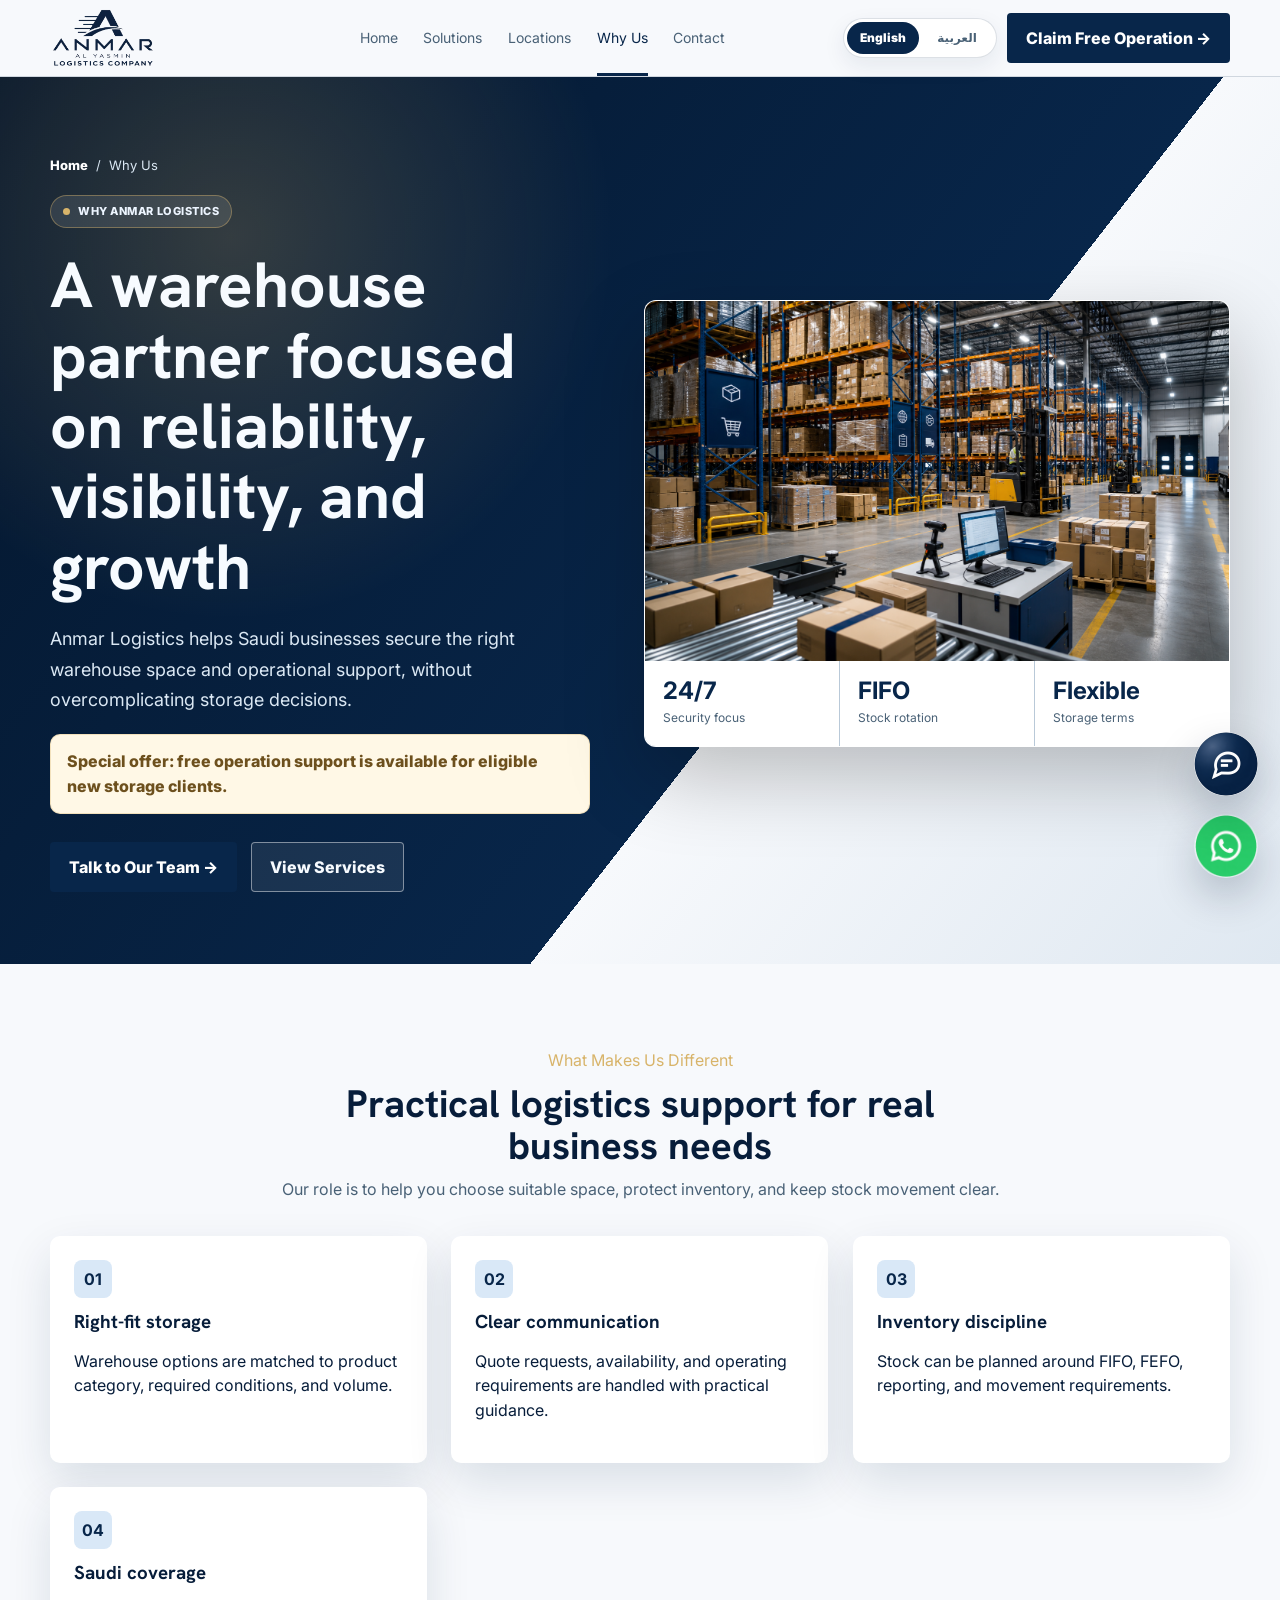
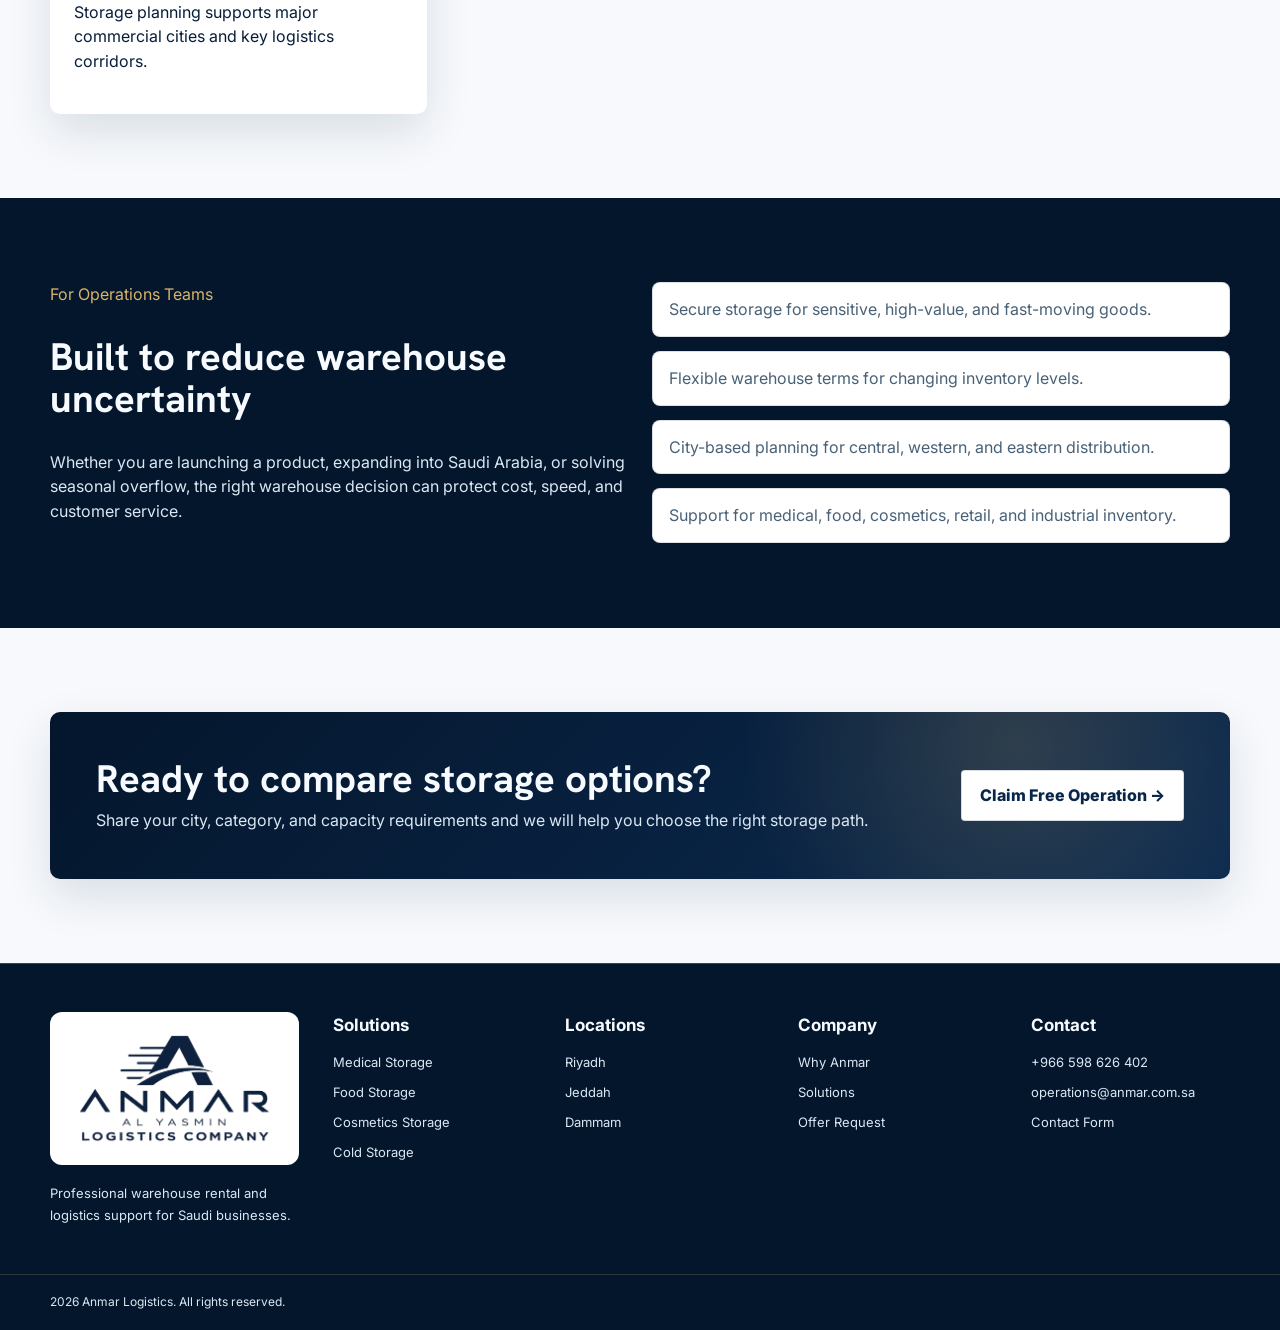
<file: about.html>
<!DOCTYPE html>
<html lang="en">
<head>
  <meta charset="utf-8">
  <meta name="viewport" content="width=device-width, initial-scale=1">
  <title>Why Choose Anmar Logistics | Saudi Warehouse and 3PL Partner</title>
  <meta name="description" content="Learn why Saudi businesses choose Anmar Logistics for secure warehousing, flexible storage, inventory control, cold chain options, and responsive 3PL support.">
  <link rel="preconnect" href="https://fonts.googleapis.com">
  <link rel="preconnect" href="https://fonts.gstatic.com" crossorigin>
  <link href="https://fonts.googleapis.com/css2?family=Hanken+Grotesk:wght@400;600;700&family=Inter:wght@400;500;600;700;800&display=swap" rel="stylesheet">
  <link rel="stylesheet" href="assets/pages.css?v=locations-hero-20260608">
  <link rel="stylesheet" href="assets/chatbot.css?v=buttonicons-20260608">
</head>
<body>
  <header class="site-header"><div class="container nav"><a class="brand" href="/"><img class="brand-logo" src="assets/anmar-logo-transparent.png" alt="Anmar Logistics"></a><nav class="nav-links"><a href="/">Home</a><a href="/solutions">Solutions</a><a href="/locations">Locations</a><a class="active" href="/about">Why Us</a><a href="/contact">Contact</a></nav><div class="nav-actions"><div class="language-toggle notranslate" translate="no" aria-label="Language selector"><button class="lang-btn active" type="button" data-translate="en" aria-pressed="true">English</button><button class="lang-btn" type="button" data-translate="ar" aria-pressed="false">&#1575;&#1604;&#1593;&#1585;&#1576;&#1610;&#1577;</button></div><a class="btn" href="/contact">Claim Free Operation -></a></div><button class="menu-btn" type="button" aria-label="Open menu" aria-expanded="false">Menu</button></div><nav class="mobile-panel"><div class="container"><a href="/">Home</a><a href="/solutions">Solutions</a><a href="/locations">Locations</a><a href="/about">Why Us</a><a href="/contact">Claim Free Operation</a><div class="language-toggle mobile-language notranslate" translate="no" aria-label="Language selector"><button class="lang-btn active" type="button" data-translate="en" aria-pressed="true">English</button><button class="lang-btn" type="button" data-translate="ar" aria-pressed="false">&#1575;&#1604;&#1593;&#1585;&#1576;&#1610;&#1577;</button></div></div></nav></header>
  <main>
    <section class="page-hero"><div class="container hero-grid"><div><div class="breadcrumb"><a href="/">Home</a><span>/</span><span>Why Us</span></div><span class="eyebrow">Why Anmar Logistics</span><h1>A warehouse partner focused on reliability, visibility, and growth</h1><p class="hero-lead">Anmar Logistics helps Saudi businesses secure the right warehouse space and operational support, without overcomplicating storage decisions.</p><div class="offer-note">Special offer: free operation support is available for eligible new storage clients.</div><div class="hero-actions"><a class="btn" href="/contact">Talk to Our Team -></a><a class="btn outline" href="/solutions">View Services</a></div></div><div class="hero-card"><img src="assets/storage-3pl-generated.png" alt="Professional Saudi logistics warehouse and 3PL operations."><div class="hero-card-body"><div class="mini-stat"><strong>24/7</strong><span>Security focus</span></div><div class="mini-stat"><strong>FIFO</strong><span>Stock rotation</span></div><div class="mini-stat"><strong>Flexible</strong><span>Storage terms</span></div></div></div></div></section>
    <section class="section"><div class="container"><div class="section-title center"><span class="section-kicker">What Makes Us Different</span><h2>Practical logistics support for real business needs</h2><p>Our role is to help you choose suitable space, protect inventory, and keep stock movement clear.</p></div><div class="grid-3" style="margin-top:34px;"><div class="feature"><b>01</b><h3>Right-fit storage</h3><p>Warehouse options are matched to product category, required conditions, and volume.</p></div><div class="feature"><b>02</b><h3>Clear communication</h3><p>Quote requests, availability, and operating requirements are handled with practical guidance.</p></div><div class="feature"><b>03</b><h3>Inventory discipline</h3><p>Stock can be planned around FIFO, FEFO, reporting, and movement requirements.</p></div><div class="feature"><b>04</b><h3>Saudi coverage</h3><p>Storage planning supports major commercial cities and key logistics corridors.</p></div></div></div></section>
    <section class="section dark"><div class="container grid-2"><div class="section-title"><span class="section-kicker">For Operations Teams</span><h2>Built to reduce warehouse uncertainty</h2><p>Whether you are launching a product, expanding into Saudi Arabia, or solving seasonal overflow, the right warehouse decision can protect cost, speed, and customer service.</p></div><ul class="list"><li>Secure storage for sensitive, high-value, and fast-moving goods.</li><li>Flexible warehouse terms for changing inventory levels.</li><li>City-based planning for central, western, and eastern distribution.</li><li>Support for medical, food, cosmetics, retail, and industrial inventory.</li></ul></div></section>
    <section class="section"><div class="container cta"><div><h2>Ready to compare storage options?</h2><p>Share your city, category, and capacity requirements and we will help you choose the right storage path.</p></div><a class="btn light" href="/contact">Claim Free Operation -></a></div></section>
  </main>
  <footer class="footer"><div class="container footer-grid"><div><a class="brand" href="/"><img class="brand-logo" src="assets/anmar-logo-transparent.png" alt="Anmar Logistics"></a><p>Professional warehouse rental and logistics support for Saudi businesses.</p></div><div><h4>Solutions</h4><div class="footer-links"><a href="/medical-storage">Medical Storage</a><a href="/food-storage">Food Storage</a><a href="/cosmetics-storage">Cosmetics Storage</a><a href="/cold-storage">Cold Storage</a></div></div><div><h4>Locations</h4><div class="footer-links"><a href="/locations#riyadh">Riyadh</a><a href="/locations#jeddah">Jeddah</a><a href="/locations#dammam">Dammam</a></div></div><div><h4>Company</h4><div class="footer-links"><a href="/about">Why Anmar</a><a href="/solutions">Solutions</a><a href="/contact">Offer Request</a></div></div><div><h4>Contact</h4><div class="footer-links"><a href="tel:+966598626402">+966 598 626 402</a><a href="mailto:operations@anmar.com.sa">operations@anmar.com.sa</a><a href="/contact">Contact Form</a></div></div></div><div class="copyright"><div class="container">2026 Anmar Logistics. All rights reserved.</div></div></footer><a class="btn floating-wa" href="https://wa.me/966598626402" aria-label="Chat on WhatsApp" title="Chat on WhatsApp">WhatsApp</a><script src="assets/translate.js"></script><script src="assets/chatbot-config.js?v=sheetfix-20260607"></script><script src="assets/chatbot.js?v=humanmsg-20260607"></script><script src="assets/site.js?v=sheetfix-20260607"></script>
</body>
</html>
</file>
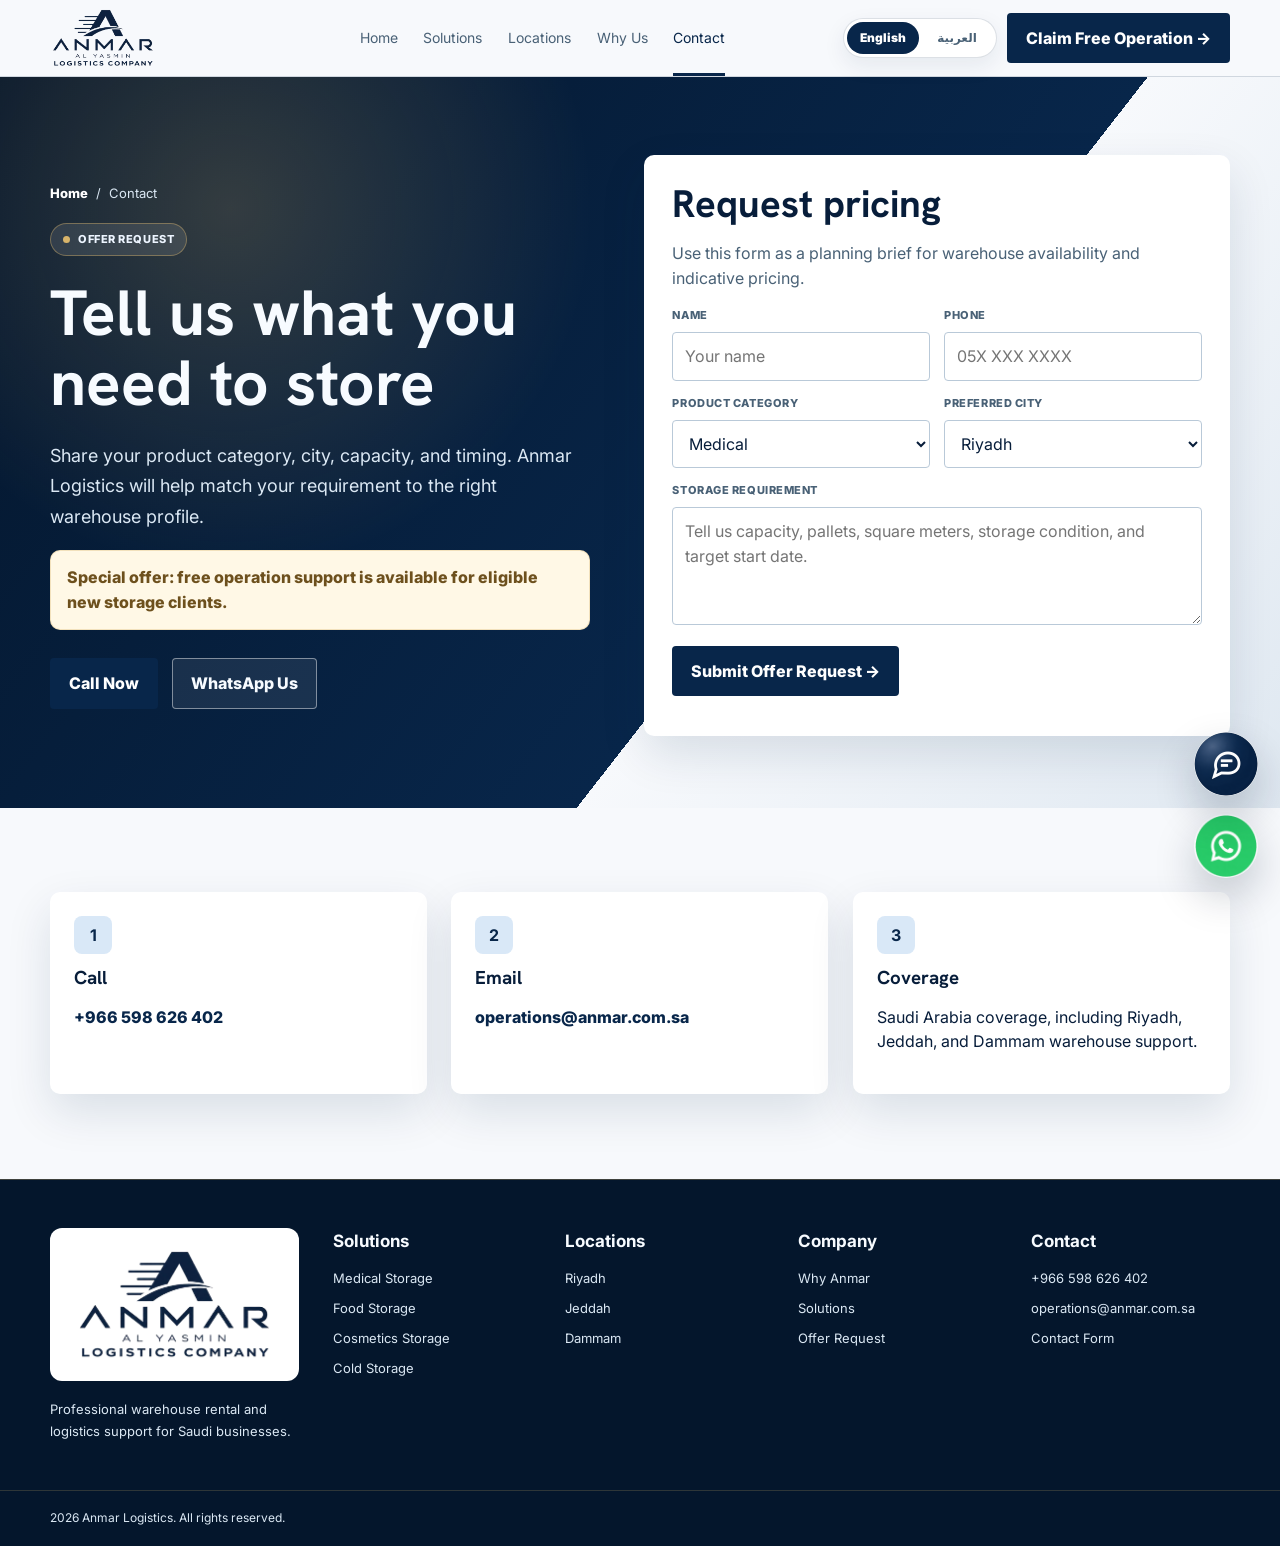
<file: contact.html>
<!DOCTYPE html>
<html lang="en">
<head>
  <meta charset="utf-8">
  <meta name="viewport" content="width=device-width, initial-scale=1">
  <title>Request a Warehouse Quote in Saudi Arabia | Anmar Logistics</title>
  <meta name="description" content="Contact Anmar Logistics to request warehouse space, cold storage, dry storage, medical storage, food storage, or 3PL support in Saudi Arabia.">
  <link rel="preconnect" href="https://fonts.googleapis.com">
  <link rel="preconnect" href="https://fonts.gstatic.com" crossorigin>
  <link href="https://fonts.googleapis.com/css2?family=Hanken+Grotesk:wght@400;600;700&family=Inter:wght@400;500;600;700;800&display=swap" rel="stylesheet">
  <link rel="stylesheet" href="assets/pages.css?v=locations-hero-20260608">
  <link rel="stylesheet" href="assets/chatbot.css?v=buttonicons-20260608">
  <script type="application/ld+json">{"@context":"https://schema.org","@type":"LocalBusiness","name":"Anmar Al Yasmin Logistics Company","url":"https://example.com","telephone":"+966598626402","address":{"@type":"PostalAddress","addressCountry":"SA"},"areaServed":["Saudi Arabia","Riyadh","Jeddah","Dammam"],"serviceType":"Warehouse storage and logistics support"}</script>
</head>
<body>
  <header class="site-header"><div class="container nav"><a class="brand" href="/"><img class="brand-logo" src="assets/anmar-logo-transparent.png" alt="Anmar Logistics"></a><nav class="nav-links"><a href="/">Home</a><a href="/solutions">Solutions</a><a href="/locations">Locations</a><a href="/about">Why Us</a><a class="active" href="/contact">Contact</a></nav><div class="nav-actions"><div class="language-toggle notranslate" translate="no" aria-label="Language selector"><button class="lang-btn active" type="button" data-translate="en" aria-pressed="true">English</button><button class="lang-btn" type="button" data-translate="ar" aria-pressed="false">&#1575;&#1604;&#1593;&#1585;&#1576;&#1610;&#1577;</button></div><a class="btn" href="/contact">Claim Free Operation -></a></div><button class="menu-btn" type="button" aria-label="Open menu" aria-expanded="false">Menu</button></div><nav class="mobile-panel"><div class="container"><a href="/">Home</a><a href="/solutions">Solutions</a><a href="/locations">Locations</a><a href="/about">Why Us</a><a href="/contact">Claim Free Operation</a><div class="language-toggle mobile-language notranslate" translate="no" aria-label="Language selector"><button class="lang-btn active" type="button" data-translate="en" aria-pressed="true">English</button><button class="lang-btn" type="button" data-translate="ar" aria-pressed="false">&#1575;&#1604;&#1593;&#1585;&#1576;&#1610;&#1577;</button></div></div></nav></header>
  <main>
    <section class="page-hero"><div class="container hero-grid"><div><div class="breadcrumb"><a href="/">Home</a><span>/</span><span>Contact</span></div><span class="eyebrow">Offer Request</span><h1>Tell us what you need to store</h1><p class="hero-lead">Share your product category, city, capacity, and timing. Anmar Logistics will help match your requirement to the right warehouse profile.</p><div class="offer-note">Special offer: free operation support is available for eligible new storage clients.</div><div class="hero-actions"><a class="btn" href="tel:+966598626402">Call Now</a><a class="btn outline" href="https://wa.me/966598626402">WhatsApp Us</a></div></div><div class="quote-panel"><h2>Request pricing</h2><p style="color:var(--muted);">Use this form as a planning brief for warehouse availability and indicative pricing.</p><form class="form-grid" data-lead-form="contact"><div class="field"><label for="name">Name</label><input id="name" name="name" type="text" placeholder="Your name" required></div><div class="field"><label for="phone">Phone</label><input id="phone" name="phone" type="tel" placeholder="05X XXX XXXX" required></div><div class="field"><label for="category">Product Category</label><select id="category" name="storage" required><option>Medical</option><option>Food</option><option>Cosmetics</option><option>Cold Storage</option><option>Retail / Other</option></select></div><div class="field"><label for="city">Preferred City</label><select id="city" name="city" required><option>Riyadh</option><option>Jeddah</option><option>Dammam</option><option>Not sure</option></select></div><div class="field full"><label for="message">Storage Requirement</label><textarea id="message" name="message" placeholder="Tell us capacity, pallets, square meters, storage condition, and target start date."></textarea></div><div class="field full"><button class="btn" type="submit">Submit Offer Request -></button><div class="form-status" data-lead-status role="status"></div></div></form></div></div></section>
    <section class="section"><div class="container grid-3"><div class="feature"><b>1</b><h3>Call</h3><p><a class="link" href="tel:+966598626402">+966 598 626 402</a></p></div><div class="feature"><b>2</b><h3>Email</h3><p><a class="link" href="mailto:operations@anmar.com.sa">operations@anmar.com.sa</a></p></div><div class="feature"><b>3</b><h3>Coverage</h3><p>Saudi Arabia coverage, including Riyadh, Jeddah, and Dammam warehouse support.</p></div></div></section>
  </main>
  <footer class="footer"><div class="container footer-grid"><div><a class="brand" href="/"><img class="brand-logo" src="assets/anmar-logo-transparent.png" alt="Anmar Logistics"></a><p>Professional warehouse rental and logistics support for Saudi businesses.</p></div><div><h4>Solutions</h4><div class="footer-links"><a href="/medical-storage">Medical Storage</a><a href="/food-storage">Food Storage</a><a href="/cosmetics-storage">Cosmetics Storage</a><a href="/cold-storage">Cold Storage</a></div></div><div><h4>Locations</h4><div class="footer-links"><a href="/locations#riyadh">Riyadh</a><a href="/locations#jeddah">Jeddah</a><a href="/locations#dammam">Dammam</a></div></div><div><h4>Company</h4><div class="footer-links"><a href="/about">Why Anmar</a><a href="/solutions">Solutions</a><a href="/contact">Offer Request</a></div></div><div><h4>Contact</h4><div class="footer-links"><a href="tel:+966598626402">+966 598 626 402</a><a href="mailto:operations@anmar.com.sa">operations@anmar.com.sa</a><a href="/contact">Contact Form</a></div></div></div><div class="copyright"><div class="container">2026 Anmar Logistics. All rights reserved.</div></div></footer><a class="btn floating-wa" href="https://wa.me/966598626402" aria-label="Chat on WhatsApp" title="Chat on WhatsApp">WhatsApp</a><script src="assets/translate.js"></script><script src="assets/chatbot-config.js?v=sheetfix-20260607"></script><script src="assets/chatbot.js?v=humanmsg-20260607"></script><script src="assets/site.js?v=sheetfix-20260607"></script>
</body>
</html>
</file>
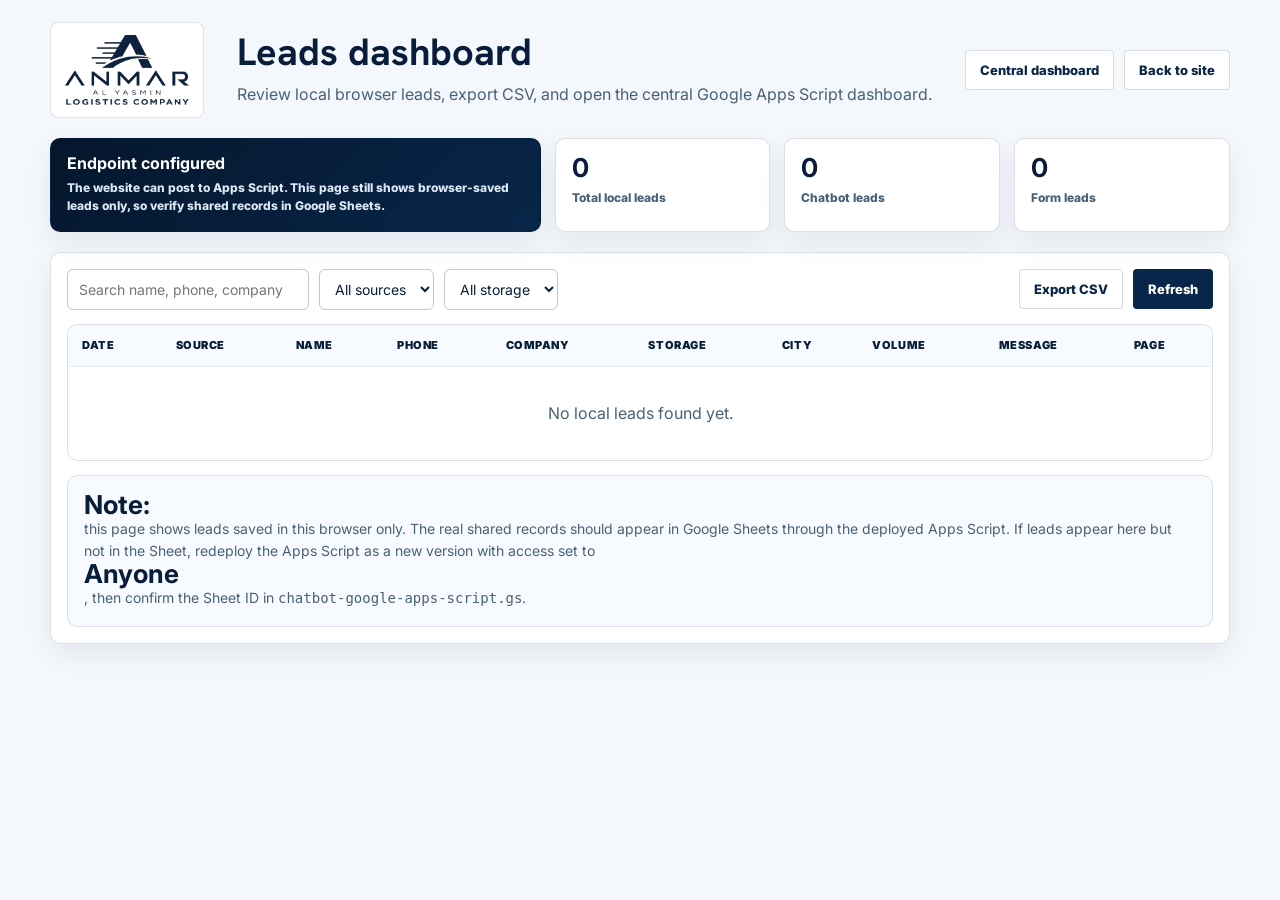
<file: leads-dashboard.html>
<!DOCTYPE html>
<html lang="en">
<head>
  <meta charset="UTF-8">
  <meta name="viewport" content="width=device-width, initial-scale=1.0">
  <meta name="robots" content="noindex, nofollow">
  <title>Anmar Leads Dashboard</title>
  <link rel="preconnect" href="https://fonts.googleapis.com">
  <link rel="preconnect" href="https://fonts.gstatic.com" crossorigin>
  <link href="https://fonts.googleapis.com/css2?family=Hanken+Grotesk:wght@600;700;800;900&family=Inter:wght@400;500;600;700;800&display=swap" rel="stylesheet">
  <link rel="stylesheet" href="assets/pages.css?v=locations-hero-20260608">
  <style>
    body { background: #f4f7fb; }
    .dashboard-shell { min-height: 100vh; padding: 22px 0 42px; }
    .dashboard-header {
      display: flex;
      align-items: center;
      justify-content: space-between;
      gap: 18px;
      margin-bottom: 20px;
    }
    .dashboard-logo {
      width: 154px;
      padding: 8px 10px;
      border-radius: 8px;
      background: #fff;
      border: 1px solid rgba(8,38,74,0.12);
    }
    .dashboard-title { display: grid; gap: 8px; }
    .dashboard-title h1 { margin: 0; color: var(--ink); font-size: clamp(28px, 3vw, 38px); }
    .dashboard-title p { margin: 0; color: var(--muted); }
    .header-actions { display: flex; gap: 10px; align-items: center; }
    .status-bar {
      display: grid;
      grid-template-columns: 1.25fr repeat(3, 0.55fr);
      gap: 14px;
      margin: 20px 0;
    }
    .dash-card {
      border: 1px solid rgba(8,38,74,0.14);
      border-radius: 10px;
      background: #fff;
      padding: 16px;
      box-shadow: 0 10px 28px rgba(8,38,74,0.07);
    }
    .dash-card strong {
      display: block;
      color: var(--ink);
      font-size: 26px;
      line-height: 1;
    }
    .dash-card span { display: block; margin-top: 8px; color: var(--muted); font-size: 12px; font-weight: 800; }
    .connection-card { background: linear-gradient(135deg, var(--navy-dark), var(--navy)); color: #fff; }
    .connection-card strong { color: #fff; font-size: 16px; }
    .connection-card span { color: #dbe8f4; line-height: 1.5; }
    .dashboard-actions {
      display: flex;
      flex-wrap: wrap;
      gap: 10px;
      align-items: center;
      justify-content: space-between;
      margin-bottom: 14px;
    }
    .filters {
      display: flex;
      flex-wrap: wrap;
      gap: 10px;
    }
    .filters input,
    .filters select {
      min-height: 40px;
      border: 1px solid var(--line);
      border-radius: 6px;
      padding: 9px 11px;
      background: #fff;
      color: var(--ink);
      font-size: 14px;
    }
    .table-wrap {
      overflow: auto;
      border: 1px solid rgba(8,38,74,0.14);
      border-radius: 10px;
      background: #fff;
    }
    table { width: 100%; border-collapse: collapse; min-width: 1040px; }
    th, td {
      border-bottom: 1px solid rgba(8,38,74,0.1);
      padding: 12px 14px;
      text-align: left;
      vertical-align: top;
      font-size: 13px;
    }
    th {
      position: sticky;
      top: 0;
      background: #f7fbff;
      color: var(--ink);
      font-size: 11px;
      font-weight: 900;
      letter-spacing: 0.05em;
      text-transform: uppercase;
    }
    td { color: var(--muted); }
    td strong { color: var(--ink); }
    .source-pill {
      display: inline-flex;
      min-width: 76px;
      justify-content: center;
      padding: 5px 9px;
      border-radius: 999px;
      background: #e8f1fa;
      color: var(--navy);
      font-size: 12px;
      font-weight: 900;
      text-transform: capitalize;
    }
    .lead-name { display: block; color: var(--ink); font-size: 14px; font-weight: 900; }
    .lead-source { display: block; margin-top: 4px; color: var(--muted); font-size: 12px; line-height: 1.35; }
    .message-cell { max-width: 260px; line-height: 1.45; }
    .empty-state { padding: 34px; text-align: center; color: var(--muted); }
    .note {
      margin-top: 14px;
      padding: 16px;
      border: 1px solid rgba(8,38,74,0.12);
      border-radius: 10px;
      background: #f7fbff;
      color: var(--muted);
      font-size: 14px;
      line-height: 1.55;
    }
    .note strong { color: var(--ink); }
    .btn.small {
      min-height: 40px;
      padding: 9px 14px;
      font-size: 13px;
    }
    @media (max-width: 900px) {
      .dashboard-header { display: grid; }
      .status-bar { grid-template-columns: 1fr 1fr; }
      .header-actions { flex-wrap: wrap; }
    }
    @media (max-width: 620px) {
      .status-bar { grid-template-columns: 1fr; }
      .dashboard-actions { display: grid; justify-content: stretch; }
      .filters { display: grid; }
      .filters input, .filters select, .dashboard-actions .btn { width: 100%; }
    }
  </style>
</head>
<body>
  <main class="dashboard-shell">
    <div class="container">
      <div class="dashboard-header">
        <a class="dashboard-logo" href="/" aria-label="Back to Anmar home">
          <img src="assets/anmar-logo-transparent.png" alt="Anmar Logistics">
        </a>
        <div class="dashboard-title">
          <h1>Leads dashboard</h1>
          <p>Review local browser leads, export CSV, and open the central Google Apps Script dashboard.</p>
        </div>
        <div class="header-actions">
          <a class="btn light small" data-central-dashboard href="#" target="_blank" rel="noopener" hidden>Central dashboard</a>
          <a class="btn light small" href="/">Back to site</a>
        </div>
      </div>

      <section class="status-bar" aria-label="Lead summary">
        <div class="dash-card connection-card">
          <strong data-endpoint-status>Checking connection...</strong>
          <span data-endpoint-help>Loading website lead configuration.</span>
        </div>
        <div class="dash-card"><strong data-total-leads>0</strong><span>Total local leads</span></div>
        <div class="dash-card"><strong data-chatbot-leads>0</strong><span>Chatbot leads</span></div>
        <div class="dash-card"><strong data-form-leads>0</strong><span>Form leads</span></div>
      </section>

      <section class="dash-card">
        <div class="dashboard-actions">
          <div class="filters">
            <input data-search type="search" placeholder="Search name, phone, company, message">
            <select data-source-filter>
              <option value="">All sources</option>
              <option value="chatbot">Chatbot</option>
              <option value="form">Forms</option>
            </select>
            <select data-storage-filter>
              <option value="">All storage</option>
            </select>
          </div>
          <div class="filters">
            <button class="btn light small" type="button" data-export>Export CSV</button>
            <button class="btn small" type="button" data-refresh>Refresh</button>
          </div>
        </div>

        <div class="table-wrap">
          <table>
            <thead>
              <tr>
                <th>Date</th>
                <th>Source</th>
                <th>Name</th>
                <th>Phone</th>
                <th>Company</th>
                <th>Storage</th>
                <th>City</th>
                <th>Volume</th>
                <th>Message</th>
                <th>Page</th>
              </tr>
            </thead>
            <tbody data-leads-table></tbody>
          </table>
          <div class="empty-state" data-empty-state hidden>No local leads found yet.</div>
        </div>

        <div class="note">
          <strong>Note:</strong> this page shows leads saved in this browser only. The real shared records should appear in Google Sheets through the deployed Apps Script. If leads appear here but not in the Sheet, redeploy the Apps Script as a new version with access set to <strong>Anyone</strong>, then confirm the Sheet ID in <code>chatbot-google-apps-script.gs</code>.
        </div>
      </section>
    </div>
  </main>

  <script src="assets/chatbot-config.js?v=sheetfix-20260607"></script>
  <script src="assets/leads-dashboard.js"></script>
</body>
</html>
</file>
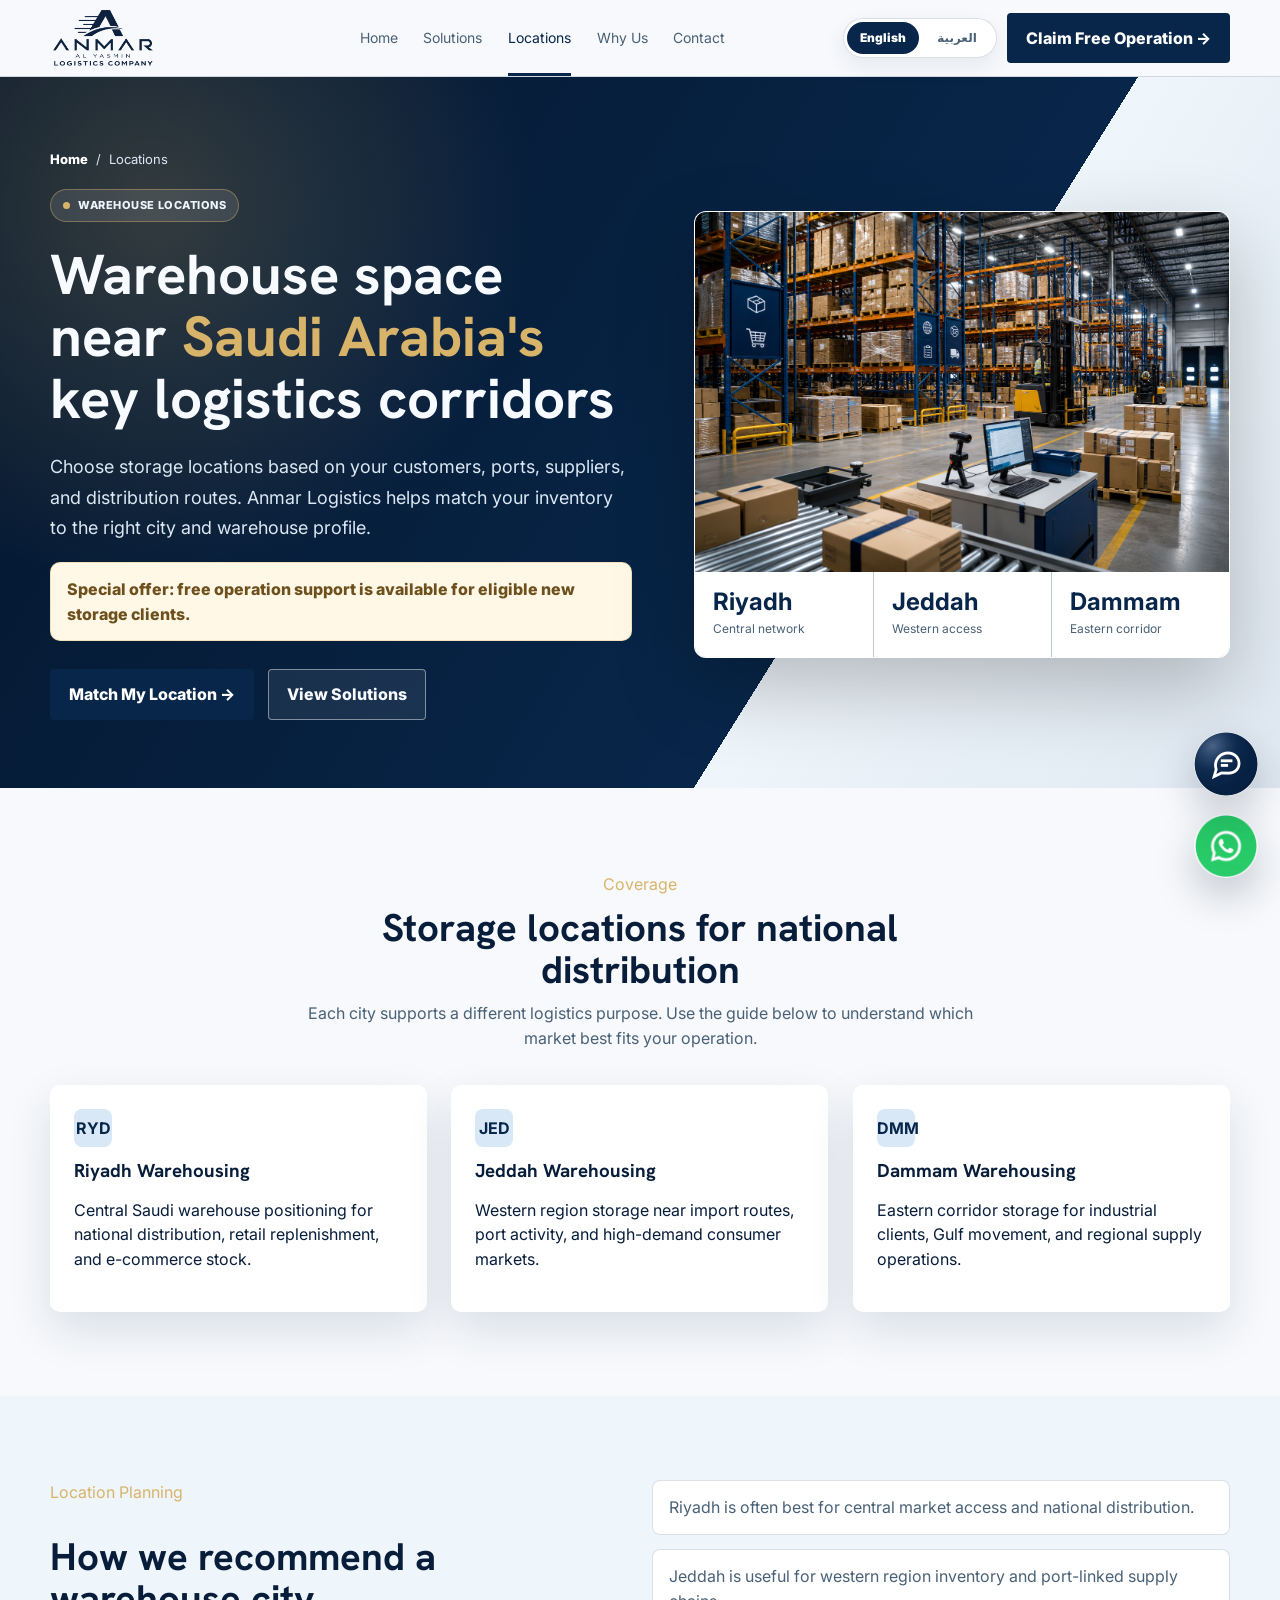
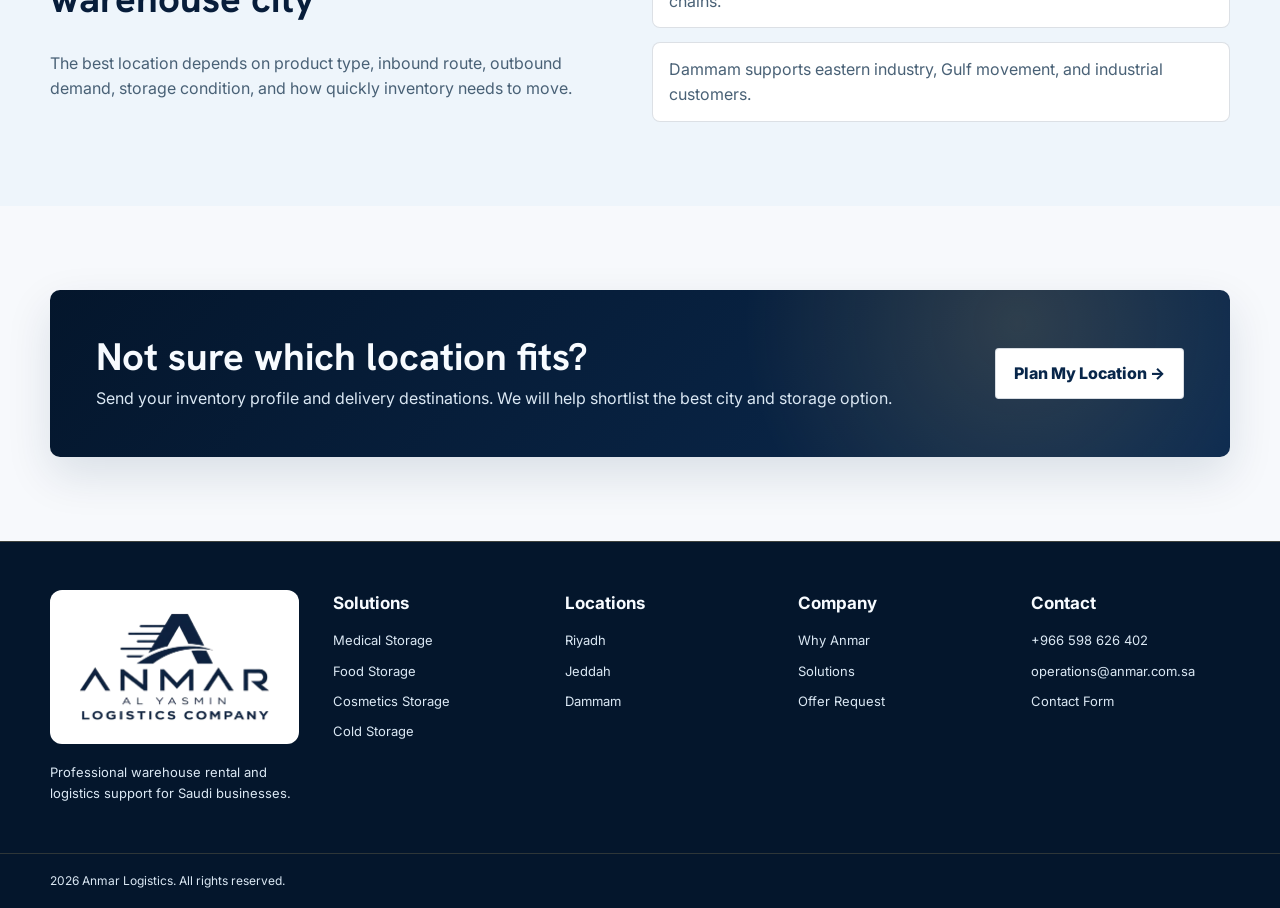
<file: locations.html>
<!DOCTYPE html>
<html lang="en">
<head>
  <meta charset="utf-8">
  <meta name="viewport" content="width=device-width, initial-scale=1">
  <title>Warehouse Locations in Saudi Arabia | Riyadh, Jeddah, Dammam</title>
  <meta name="description" content="Find warehouse and logistics locations in Saudi Arabia with Anmar Logistics, including Riyadh, Jeddah, Dammam storage options.">
  <link rel="preconnect" href="https://fonts.googleapis.com">
  <link rel="preconnect" href="https://fonts.gstatic.com" crossorigin>
  <link href="https://fonts.googleapis.com/css2?family=Hanken+Grotesk:wght@400;600;700&family=Inter:wght@400;500;600;700;800&display=swap" rel="stylesheet">
  <link rel="stylesheet" href="assets/pages.css?v=locations-hero-20260608">
  <link rel="stylesheet" href="assets/chatbot.css?v=buttonicons-20260608">
</head>
<body>
  <header class="site-header"><div class="container nav"><a class="brand" href="/"><img class="brand-logo" src="assets/anmar-logo-transparent.png" alt="Anmar Logistics"></a><nav class="nav-links"><a href="/">Home</a><a href="/solutions">Solutions</a><a class="active" href="/locations">Locations</a><a href="/about">Why Us</a><a href="/contact">Contact</a></nav><div class="nav-actions"><div class="language-toggle notranslate" translate="no" aria-label="Language selector"><button class="lang-btn active" type="button" data-translate="en" aria-pressed="true">English</button><button class="lang-btn" type="button" data-translate="ar" aria-pressed="false">&#1575;&#1604;&#1593;&#1585;&#1576;&#1610;&#1577;</button></div><a class="btn" href="/contact">Claim Free Operation -></a></div><button class="menu-btn" type="button" aria-label="Open menu" aria-expanded="false">Menu</button></div><nav class="mobile-panel"><div class="container"><a href="/">Home</a><a href="/solutions">Solutions</a><a href="/locations">Locations</a><a href="/about">Why Us</a><a href="/contact">Claim Free Operation</a><div class="language-toggle mobile-language notranslate" translate="no" aria-label="Language selector"><button class="lang-btn active" type="button" data-translate="en" aria-pressed="true">English</button><button class="lang-btn" type="button" data-translate="ar" aria-pressed="false">&#1575;&#1604;&#1593;&#1585;&#1576;&#1610;&#1577;</button></div></div></nav></header>
  <main>
    <section class="page-hero locations-hero"><div class="container hero-grid"><div><div class="breadcrumb"><a href="/">Home</a><span>/</span><span>Locations</span></div><span class="eyebrow">Warehouse Locations</span><h1>Warehouse space near <span class="nowrap">Saudi Arabia's</span> key logistics corridors</h1><p class="hero-lead">Choose storage locations based on your customers, ports, suppliers, and distribution routes. Anmar Logistics helps match your inventory to the right city and warehouse profile.</p><div class="offer-note">Special offer: free operation support is available for eligible new storage clients.</div><div class="hero-actions"><a class="btn" href="/contact">Match My Location -></a><a class="btn outline" href="/solutions">View Solutions</a></div></div><div class="hero-card"><img src="assets/storage-3pl-generated.png" alt="Saudi warehouse distribution hub and logistics operations."><div class="hero-card-body"><div class="mini-stat"><strong>Riyadh</strong><span>Central network</span></div><div class="mini-stat"><strong>Jeddah</strong><span>Western access</span></div><div class="mini-stat"><strong>Dammam</strong><span>Eastern corridor</span></div></div></div></div></section>
    <section class="section"><div class="container"><div class="section-title center"><span class="section-kicker">Coverage</span><h2>Storage locations for national distribution</h2><p>Each city supports a different logistics purpose. Use the guide below to understand which market best fits your operation.</p></div><div class="grid-3" style="margin-top:34px;"><article class="feature" id="riyadh"><b>RYD</b><h3>Riyadh Warehousing</h3><p>Central Saudi warehouse positioning for national distribution, retail replenishment, and e-commerce stock.</p></article><article class="feature" id="jeddah"><b>JED</b><h3>Jeddah Warehousing</h3><p>Western region storage near import routes, port activity, and high-demand consumer markets.</p></article><article class="feature" id="dammam"><b>DMM</b><h3>Dammam Warehousing</h3><p>Eastern corridor storage for industrial clients, Gulf movement, and regional supply operations.</p></article></div></div></section>
    <section class="section blue"><div class="container grid-2"><div class="section-title"><span class="section-kicker">Location Planning</span><h2>How we recommend a warehouse city</h2><p>The best location depends on product type, inbound route, outbound demand, storage condition, and how quickly inventory needs to move.</p></div><ul class="list"><li>Riyadh is often best for central market access and national distribution.</li><li>Jeddah is useful for western region inventory and port-linked supply chains.</li><li>Dammam supports eastern industry, Gulf movement, and industrial customers.</li></ul></div></section>
    <section class="section"><div class="container cta"><div><h2>Not sure which location fits?</h2><p>Send your inventory profile and delivery destinations. We will help shortlist the best city and storage option.</p></div><a class="btn light" href="/contact">Plan My Location -></a></div></section>
  </main>
  <footer class="footer"><div class="container footer-grid"><div><a class="brand" href="/"><img class="brand-logo" src="assets/anmar-logo-transparent.png" alt="Anmar Logistics"></a><p>Professional warehouse rental and logistics support for Saudi businesses.</p></div><div><h4>Solutions</h4><div class="footer-links"><a href="/medical-storage">Medical Storage</a><a href="/food-storage">Food Storage</a><a href="/cosmetics-storage">Cosmetics Storage</a><a href="/cold-storage">Cold Storage</a></div></div><div><h4>Locations</h4><div class="footer-links"><a href="#riyadh">Riyadh</a><a href="#jeddah">Jeddah</a><a href="#dammam">Dammam</a></div></div><div><h4>Company</h4><div class="footer-links"><a href="/about">Why Anmar</a><a href="/solutions">Solutions</a><a href="/contact">Offer Request</a></div></div><div><h4>Contact</h4><div class="footer-links"><a href="tel:+966598626402">+966 598 626 402</a><a href="mailto:operations@anmar.com.sa">operations@anmar.com.sa</a><a href="/contact">Contact Form</a></div></div></div><div class="copyright"><div class="container">2026 Anmar Logistics. All rights reserved.</div></div></footer><a class="btn floating-wa" href="https://wa.me/966598626402" aria-label="Chat on WhatsApp" title="Chat on WhatsApp">WhatsApp</a><script src="assets/translate.js"></script><script src="assets/chatbot-config.js?v=sheetfix-20260607"></script><script src="assets/chatbot.js?v=humanmsg-20260607"></script><script src="assets/site.js?v=sheetfix-20260607"></script>
</body>
</html>
</file>
<file: assets/chatbot.css>
.lead-chat {
  --float-size: 64px;
  --float-gap: 18px;
  --float-right: 22px;
  --float-bottom: 22px;
  position: fixed;
  right: var(--float-right);
  bottom: calc(var(--float-bottom) + (var(--float-size) * 2) + var(--float-gap) + 18px);
  z-index: 60;
  width: min(360px, calc(100vw - 28px));
  color: #071d3a;
  font-family: Inter, system-ui, -apple-system, BlinkMacSystemFont, "Segoe UI", sans-serif;
}

.lead-chat[hidden] { display: none; }

.lead-chat__panel {
  overflow: hidden;
  border: 1px solid rgba(216, 180, 106, 0.42);
  border-radius: 18px;
  background: #f8fbff;
  box-shadow: 0 24px 64px rgba(4, 22, 44, 0.26);
}

.lead-chat__head {
  display: flex;
  align-items: center;
  justify-content: space-between;
  gap: 14px;
  padding: 16px 16px 14px;
  background: linear-gradient(135deg, #04162c, #08264a);
  color: #fff;
}

.lead-chat__head strong { display: block; font-size: 15px; line-height: 1.2; }
.lead-chat__head span { display: block; margin-top: 3px; color: #dbe8f4; font-size: 12px; line-height: 1.35; }

.lead-chat__close {
  width: 36px;
  height: 36px;
  flex: 0 0 36px;
  border: 1px solid rgba(255,255,255,0.22);
  border-radius: 10px;
  background: rgba(255,255,255,0.1);
  color: #fff;
  font-size: 24px;
  line-height: 1;
  cursor: pointer;
}

.lead-chat__body {
  display: grid;
  gap: 12px;
  padding: 16px;
}

.lead-chat__bubble {
  width: fit-content;
  max-width: 100%;
  padding: 10px 13px;
  border-radius: 14px 14px 14px 5px;
  background: #e8f1fa;
  color: #08264a;
  font-size: 14px;
  font-weight: 800;
  line-height: 1.4;
}

.lead-chat__bubble.is-success {
  background: rgba(216, 180, 106, 0.18);
  color: #6d501d;
}

.lead-chat__success {
  display: grid;
  gap: 10px;
  padding: 16px;
  border: 1px solid rgba(8, 38, 74, 0.12);
  border-radius: 14px;
  background: #fff;
  box-shadow: 0 12px 28px rgba(8, 38, 74, 0.08);
}

.lead-chat__success strong {
  color: #071d3a;
  font-size: 17px;
  line-height: 1.25;
}

.lead-chat__success p {
  margin: 0;
  color: #496176;
  font-size: 13px;
  line-height: 1.5;
}

.lead-chat__success .lead-chat__btn {
  width: 100%;
  margin-top: 2px;
}

.lead-chat__field {
  display: grid;
  gap: 8px;
}

.lead-chat__field label {
  color: #496176;
  font-size: 11px;
  font-weight: 800;
  letter-spacing: 0.05em;
  text-transform: uppercase;
}

.lead-chat__field input,
.lead-chat__field select,
.lead-chat__field textarea {
  width: 100%;
  min-height: 46px;
  border: 1px solid #b9c9d8;
  border-radius: 8px;
  padding: 11px 12px;
  background: #fff;
  color: #071d3a;
  outline: 0;
}

.lead-chat__field textarea { min-height: 82px; resize: vertical; }

.lead-chat__actions {
  display: flex;
  justify-content: flex-end;
  gap: 10px;
}

.lead-chat__btn {
  min-height: 42px;
  border: 0;
  border-radius: 10px;
  padding: 10px 15px;
  background: #08264a;
  color: #fff;
  font-size: 14px;
  font-weight: 800;
  cursor: pointer;
  text-align: center;
}

.lead-chat__btn.secondary {
  background: #d9e8f7;
  color: #08264a;
}

.lead-chat__status {
  min-height: 18px;
  color: #496176;
  font-size: 11px;
  line-height: 1.4;
}

.lead-chat__launcher {
  --float-size: 64px;
  --float-gap: 18px;
  --float-right: 22px;
  --float-bottom: 22px;
  position: fixed;
  right: var(--float-right);
  bottom: calc(var(--float-bottom) + var(--float-size) + var(--float-gap));
  z-index: 59;
  width: var(--float-size);
  height: var(--float-size);
  border: 0;
  border-radius: 50%;
  display: flex;
  align-items: center;
  justify-content: center;
  padding: 0;
  background: url("buttons/chat-floating-button.png") center / 100% 100% no-repeat;
  color: #fff;
  line-height: 0;
  box-shadow: 0 18px 42px rgba(4, 22, 44, 0.22);
  cursor: pointer;
  transition: transform 180ms ease, box-shadow 180ms ease, background 180ms ease;
}

.lead-chat__launcher:hover {
  transform: translateY(-2px);
  box-shadow: 0 22px 52px rgba(4, 22, 44, 0.3);
}

.lead-chat__launcher svg {
  display: none;
}

@media (max-width: 760px) {
  .lead-chat {
    --float-size: 58px;
    --float-gap: 14px;
    --float-right: 14px;
    --float-bottom: 16px;
    right: var(--float-right);
    left: 12px;
    bottom: calc(var(--float-bottom) + (var(--float-size) * 2) + var(--float-gap) + 16px);
    width: auto;
  }

  .lead-chat__head { padding: 14px; }
  .lead-chat__body { padding: 14px; }

  .lead-chat__launcher {
    --float-size: 58px;
    --float-gap: 14px;
    --float-right: 14px;
    --float-bottom: 16px;
    right: var(--float-right);
    bottom: calc(var(--float-bottom) + var(--float-size) + var(--float-gap));
  }
}
</file>
<file: assets/pages.css>
:root {
  --navy: #08264a;
  --navy-dark: #04162c;
  --navy-mid: #0b2a50;
  --ink: #071d3a;
  --muted: #496176;
  --line: #b9c9d8;
  --soft: #eef5fb;
  --soft-2: #dfe8f1;
  --card: #ffffff;
  --accent: #d8b46a;
  --shadow: 0 18px 46px rgba(8, 38, 74, 0.12);
  --container: 1180px;
}

* { box-sizing: border-box; }
html { scroll-behavior: smooth; }
body {
  margin: 0;
  background: #f7f9fc;
  color: var(--ink);
  font-family: Inter, system-ui, -apple-system, BlinkMacSystemFont, "Segoe UI", sans-serif;
  line-height: 1.55;
}

img { display: block; max-width: 100%; }
a { color: inherit; text-decoration: none; }
button, input, select, textarea { font: inherit; }

.container {
  width: min(100% - 32px, var(--container));
  margin-inline: auto;
}

.top-strip {
  background: var(--navy-dark);
  color: #edf5ff;
  font-size: 13px;
}

.top-strip .container {
  min-height: 38px;
  display: flex;
  align-items: center;
  justify-content: space-between;
  gap: 18px;
}

.top-strip span { color: var(--accent); font-weight: 800; }

.site-header {
  position: sticky;
  top: 0;
  z-index: 20;
  border-bottom: 1px solid rgba(8, 38, 74, 0.16);
  background: rgba(247, 249, 252, 0.94);
  backdrop-filter: blur(14px);
}

.nav {
  min-height: 76px;
  display: flex;
  align-items: center;
  justify-content: space-between;
  gap: clamp(12px, 2vw, 24px);
}

.brand { display: inline-flex; min-width: 0; }
.brand-logo {
  width: clamp(172px, 15vw, 210px);
  height: 62px;
  object-fit: contain;
  object-position: left center;
}

.nav-links {
  display: flex;
  align-items: center;
  gap: clamp(16px, 2vw, 26px);
  color: var(--muted);
  font-size: 14px;
}

.nav-links a {
  padding-block: 27px 24px;
  border-bottom: 3px solid transparent;
}

.nav-links a:hover,
.nav-links a.active {
  color: var(--navy);
  border-color: var(--navy);
}

.nav-actions {
  display: flex;
  align-items: center;
  gap: 10px;
  white-space: nowrap;
}

.phone { color: var(--muted); font-size: 14px; font-weight: 600; }

.language-toggle {
  display: inline-flex;
  align-items: center;
  gap: 2px;
  direction: ltr;
  padding: 3px;
  border: 1px solid rgba(8, 38, 74, 0.14);
  border-radius: 999px;
  background: #fff;
  box-shadow: 0 8px 22px rgba(8, 38, 74, 0.08);
}

.lang-btn {
  min-width: 72px;
  min-height: 32px;
  border: 0;
  border-radius: 999px;
  padding: 6px 10px;
  background: transparent;
  color: var(--muted);
  font-size: 12px;
  font-weight: 900;
  cursor: pointer;
}

.lang-btn.active {
  background: var(--navy);
  color: #fff;
}

.mobile-language {
  width: fit-content;
  margin-top: 4px;
}

#anmar_translate_element,
.goog-te-banner-frame,
.goog-te-balloon-frame,
body > .skiptranslate {
  display: none !important;
}

body { top: 0 !important; }

.btn {
  min-height: 46px;
  border: 1px solid transparent;
  border-radius: 4px;
  display: inline-flex;
  align-items: center;
  justify-content: center;
  gap: 10px;
  padding: 12px 18px;
  color: #fff;
  background: var(--navy);
  font-weight: 800;
  transition: transform 180ms ease, background 180ms ease, box-shadow 180ms ease;
}

.btn:hover {
  transform: translateY(-1px);
  background: var(--navy-dark);
  box-shadow: var(--shadow);
}

.btn.light {
  color: var(--navy);
  background: #fff;
  border-color: rgba(8, 38, 74, 0.16);
}

.btn.outline {
  color: #f7fbff;
  background: rgba(255,255,255,0.08);
  border-color: rgba(255,255,255,0.45);
}

.menu-btn {
  display: none;
  width: 44px;
  height: 40px;
  border: 0;
  border-radius: 8px;
  background: var(--navy);
  color: #fff;
  box-shadow: 0 10px 22px rgba(8, 38, 74, 0.16);
  font-weight: 800;
  font-size: 0;
  position: relative;
  align-items: center;
  justify-content: center;
  cursor: pointer;
}

.menu-btn:hover,
.menu-btn[aria-expanded="true"] {
  background: var(--navy-dark);
  box-shadow: 0 14px 30px rgba(8, 38, 74, 0.22);
}

.menu-btn::before {
  content: "";
  width: 22px;
  height: 14px;
  display: block;
  background:
    linear-gradient(currentColor, currentColor) 0 0 / 100% 2px no-repeat,
    linear-gradient(currentColor, currentColor) 0 50% / 100% 2px no-repeat,
    linear-gradient(currentColor, currentColor) 0 100% / 100% 2px no-repeat;
}

.menu-btn[aria-expanded="true"]::before {
  height: 22px;
  background:
    linear-gradient(45deg, transparent 45%, currentColor 45% 55%, transparent 55%) center / 22px 22px no-repeat,
    linear-gradient(-45deg, transparent 45%, currentColor 45% 55%, transparent 55%) center / 22px 22px no-repeat;
}

.mobile-panel {
  display: none;
  border-top: 1px solid var(--line);
  background: #fff;
}

.mobile-panel.open { display: block; }
.mobile-panel .container { display: grid; gap: 10px; padding-block: 16px; }
.mobile-panel a {
  padding: 12px 14px;
  border-bottom: 1px solid var(--line);
  border-radius: 8px;
  color: var(--navy);
  font-weight: 800;
}

.mobile-panel a:hover,
.mobile-panel a:focus-visible {
  background: #d9e8f7;
  color: var(--navy-dark);
}

.page-hero {
  padding: 78px 0 72px;
  background:
    radial-gradient(circle at 18% 18%, rgba(216,180,106,0.22), transparent 30%),
    linear-gradient(128deg, var(--navy-dark) 0%, var(--navy) 62%, #f7f9fc 62%, #dfe8f1 100%);
  color: #f7fbff;
}

html[dir="rtl"] .page-hero {
  background:
    radial-gradient(circle at 82% 18%, rgba(216,180,106,0.22), transparent 30%),
    linear-gradient(270deg, var(--navy-dark) 0%, var(--navy) 62%, #f7f9fc 62%, #dfe8f1 100%);
}

.hero-grid {
  display: grid;
  grid-template-columns: minmax(0, 0.96fr) minmax(360px, 1.04fr);
  gap: 54px;
  align-items: center;
}

.eyebrow {
  display: inline-flex;
  align-items: center;
  gap: 8px;
  width: fit-content;
  padding: 7px 12px;
  border: 1px solid rgba(216,180,106,0.42);
  border-radius: 999px;
  background: rgba(255,255,255,0.1);
  color: #edf5ff;
  font-size: 11px;
  font-weight: 800;
  letter-spacing: 0.05em;
  text-transform: uppercase;
}

.eyebrow::before {
  content: "";
  width: 7px;
  height: 7px;
  border-radius: 50%;
  background: var(--accent);
}

.offer-pill {
  display: inline-flex;
  align-items: center;
  gap: 9px;
  width: fit-content;
  padding: 9px 14px;
  border: 1px solid rgba(216,180,106,0.52);
  border-radius: 999px;
  background: rgba(216,180,106,0.14);
  color: var(--accent);
  font-size: 12px;
  font-weight: 900;
  letter-spacing: 0.04em;
  text-transform: uppercase;
}

.offer-pill::before {
  content: "";
  width: 8px;
  height: 8px;
  border-radius: 50%;
  background: var(--accent);
  box-shadow: 0 0 0 6px rgba(216,180,106,0.15);
}

.offer-note {
  margin-top: 18px;
  padding: 14px 16px;
  border: 1px solid rgba(216,180,106,0.34);
  border-radius: 10px;
  background: #fff8e6;
  color: #6d501d;
  font-weight: 800;
}

h1, h2, h3 {
  margin: 0;
  font-family: "Hanken Grotesk", Inter, sans-serif;
  line-height: 1.1;
  letter-spacing: 0;
}

h1 {
  max-width: 760px;
  margin-top: 22px;
  font-size: clamp(42px, 5vw, 64px);
  color: #f7fbff;
}

h1 span, .section-kicker { color: var(--accent); }
.nowrap { white-space: nowrap; }

.locations-hero {
  padding: 72px 0 68px;
  background:
    radial-gradient(circle at 12% 18%, rgba(216,180,106,0.22), transparent 30%),
    linear-gradient(122deg, var(--navy-dark) 0%, var(--navy) 66%, #eef5fb 66%, #dfe8f1 100%);
}

html[dir="rtl"] .locations-hero {
  background:
    radial-gradient(circle at 88% 18%, rgba(216,180,106,0.22), transparent 30%),
    linear-gradient(238deg, var(--navy-dark) 0%, var(--navy) 66%, #eef5fb 66%, #dfe8f1 100%);
}

.locations-hero .hero-grid {
  grid-template-columns: minmax(0, 1fr) minmax(330px, 0.92fr);
  gap: clamp(34px, 5vw, 62px);
}

.locations-hero h1 {
  max-width: 690px;
  font-size: clamp(40px, 4.4vw, 58px);
}

.locations-hero .hero-lead {
  max-width: 620px;
}

.locations-hero .hero-card {
  max-width: 560px;
  justify-self: end;
}

.hero-lead {
  max-width: 650px;
  margin: 22px 0 0;
  color: #dbe8f4;
  font-size: 18px;
  line-height: 1.7;
}

.hero-actions { display: flex; flex-wrap: wrap; gap: 14px; margin-top: 28px; }

.hero-card {
  border: 1px solid rgba(255,255,255,0.24);
  border-radius: 12px;
  overflow: hidden;
  background: #fff;
  box-shadow: 0 30px 80px rgba(0,0,0,0.24);
}

.hero-card img {
  width: 100%;
  min-height: 360px;
  object-fit: cover;
}

.hero-card-body {
  display: grid;
  grid-template-columns: repeat(3, 1fr);
  gap: 1px;
  background: var(--line);
}

.banner-hero {
  position: relative;
  min-height: auto;
  padding: 76px 0 72px;
  display: grid;
  align-items: center;
  overflow: hidden;
  background:
    radial-gradient(circle at 14% 22%, rgba(216,180,106,0.18), transparent 28%),
    linear-gradient(115deg, rgba(4,22,44,0.98) 0%, rgba(8,38,74,0.94) 50%, rgba(8,38,74,0.76) 100%),
    var(--hero-banner);
  background-size: cover;
  background-position: center;
}

html[dir="rtl"] .banner-hero {
  background:
    radial-gradient(circle at 86% 22%, rgba(216,180,106,0.18), transparent 28%),
    linear-gradient(245deg, rgba(4,22,44,0.98) 0%, rgba(8,38,74,0.94) 50%, rgba(8,38,74,0.76) 100%),
    var(--hero-banner);
  background-size: cover;
  background-position: center;
}

.banner-hero .hero-grid {
  grid-template-columns: minmax(0, 0.95fr) minmax(360px, 0.78fr);
  gap: clamp(34px, 5vw, 70px);
  align-items: center;
}

.banner-hero .hero-card {
  align-self: center;
  justify-self: end;
  width: min(100%, 520px);
  border: 1px solid rgba(216,180,106,0.34);
  border-radius: 18px;
  background: #fff;
  box-shadow: 0 30px 80px rgba(0,0,0,0.28);
  overflow: hidden;
}

.banner-hero .hero-card img {
  display: block;
  width: 100%;
  height: clamp(310px, 32vw, 430px);
  min-height: 0;
  object-fit: cover;
}

.banner-hero .hero-card-body {
  background: rgba(8,38,74,0.12);
}

.banner-hero .mini-stat {
  min-height: 92px;
  background: #fff;
}

.medical-hero {
  min-height: auto;
  padding: 76px 0 72px;
  background:
    radial-gradient(circle at 14% 22%, rgba(216,180,106,0.18), transparent 28%),
    linear-gradient(115deg, rgba(4,22,44,0.98) 0%, rgba(8,38,74,0.94) 48%, rgba(8,38,74,0.72) 100%),
    var(--hero-banner);
  background-size: cover;
  background-position: center;
}

.medical-hero .hero-grid {
  grid-template-columns: minmax(0, 0.95fr) minmax(360px, 0.78fr);
  gap: clamp(34px, 5vw, 70px);
  align-items: center;
}

.medical-hero h1 {
  max-width: 720px;
  font-size: clamp(42px, 4.4vw, 58px);
}

.medical-hero .hero-lead {
  max-width: 700px;
}

.medical-hero .offer-note {
  max-width: 650px;
}

.medical-hero .hero-card {
  align-self: center;
  justify-self: end;
  width: min(100%, 520px);
  border-color: rgba(216,180,106,0.34);
  border-radius: 18px;
  background: #fff;
  box-shadow: 0 30px 80px rgba(0,0,0,0.28);
  overflow: hidden;
}

.medical-hero .hero-card img {
  display: block;
  width: 100%;
  height: clamp(310px, 32vw, 430px);
  min-height: 0;
  object-fit: cover;
}

.medical-hero .hero-card-body {
  background: rgba(8,38,74,0.12);
}

.medical-hero .mini-stat {
  background: #fff;
  min-height: 92px;
}

.mini-stat {
  padding: 18px;
  background: #fff;
  color: var(--ink);
}

.mini-stat strong {
  display: block;
  color: var(--navy);
  font-size: 24px;
  line-height: 1;
}

.mini-stat span {
  display: block;
  margin-top: 6px;
  color: var(--muted);
  font-size: 12px;
}

.section { padding: 84px 0; }
.section.blue { background: var(--soft); }
.section.dark { background: var(--navy-dark); color: #fff; }
.section.dark > .container > .section-title h2,
.section.dark > .container > .section-title h3 { color: #f7fbff; }
.section.dark > .container > .section-title p { color: #dbe8f4; }

.reveal-on-scroll {
  opacity: 0;
  transform: translateY(26px);
  transition: opacity 620ms ease, transform 620ms ease;
  will-change: opacity, transform;
}

.reveal-on-scroll.is-visible {
  opacity: 1;
  transform: translateY(0);
}

.reveal-delay-1 { transition-delay: 80ms; }
.reveal-delay-2 { transition-delay: 150ms; }
.reveal-delay-3 { transition-delay: 220ms; }

@media (prefers-reduced-motion: reduce) {
  .reveal-on-scroll {
    opacity: 1;
    transform: none;
    transition: none;
  }
}

.section-head {
  display: flex;
  justify-content: space-between;
  align-items: end;
  gap: 24px;
  margin-bottom: 34px;
}

.section-title { display: grid; gap: 10px; max-width: 720px; }
.section-title.center { margin-inline: auto; text-align: center; }
h2 { color: var(--ink); font-size: clamp(30px, 3vw, 42px); }
.section-title p { margin: 0; color: var(--muted); }

.grid-2 { display: grid; grid-template-columns: repeat(2, 1fr); gap: 24px; }
.grid-3 { display: grid; grid-template-columns: repeat(3, 1fr); gap: 24px; }
.grid-4 { display: grid; grid-template-columns: repeat(4, 1fr); gap: 20px; }

.split-panel {
  display: grid;
  grid-template-columns: minmax(0, 0.9fr) minmax(360px, 1.1fr);
  gap: 34px;
  align-items: stretch;
}

.dark-panel {
  padding: 34px;
  border-radius: 10px;
  background:
    radial-gradient(circle at 80% 12%, rgba(216,180,106,0.18), transparent 26%),
    linear-gradient(145deg, var(--navy-dark), var(--navy));
  color: #fff;
  box-shadow: var(--shadow);
}

.dark-panel h2,
.dark-panel h3 { color: #f7fbff; }
.dark-panel p { color: #dbe8f4; }

.proof-row {
  display: grid;
  grid-template-columns: repeat(4, 1fr);
  gap: 1px;
  overflow: hidden;
  border-radius: 10px;
  background: rgba(216,180,106,0.24);
  box-shadow: var(--shadow);
}

.proof-cell {
  min-height: 132px;
  padding: 24px;
  display: grid;
  align-content: center;
  gap: 8px;
  background:
    linear-gradient(135deg, rgba(216,180,106,0.12), rgba(255,255,255,0)),
    var(--navy-mid);
  color: #edf5ff;
}

.proof-cell strong {
  color: var(--accent);
  font-size: 34px;
  line-height: 1;
}

.proof-cell span {
  font-size: 13px;
  font-weight: 800;
}

.step-list {
  display: grid;
  grid-template-columns: repeat(4, 1fr);
  gap: 22px;
  counter-reset: process-step;
}

.step-card {
  position: relative;
  min-height: 250px;
  padding: 30px 26px 26px;
  border: 1px solid rgba(216,180,106,0.26);
  border-radius: 14px;
  background:
    linear-gradient(180deg, rgba(247,251,255,0.98), rgba(236,244,252,0.98)),
    #fff;
  box-shadow: 0 24px 54px rgba(0, 0, 0, 0.18);
  overflow: hidden;
}

.step-card::after {
  content: "";
  position: absolute;
  inset: auto 0 0;
  height: 5px;
  background: linear-gradient(90deg, var(--accent), #f1d796, var(--navy));
}

.step-card b {
  width: 58px;
  height: 58px;
  display: grid;
  place-items: center;
  margin-bottom: 26px;
  border-radius: 50%;
  background:
    radial-gradient(circle at 30% 25%, rgba(255,255,255,0.25), transparent 36%),
    var(--navy);
  color: #fff;
  font-size: 22px;
  box-shadow: 0 12px 24px rgba(8, 38, 74, 0.22);
}

.step-card h3 {
  color: var(--ink);
  font-size: 24px;
}

.step-card p {
  margin: 16px 0 0;
  color: #496176;
  font-size: 17px;
  line-height: 1.55;
}

.check-grid {
  display: grid;
  grid-template-columns: repeat(2, 1fr);
  gap: 14px;
}

.check-item {
  padding: 16px;
  border: 1px solid rgba(8,38,74,0.14);
  border-radius: 8px;
  background: #fff;
  color: var(--muted);
}

.check-item strong {
  display: block;
  margin-bottom: 6px;
  color: var(--ink);
}

.faq-list {
  display: grid;
  gap: 16px;
}

.faq-section {
  position: relative;
  overflow: hidden;
  background:
    radial-gradient(circle at 12% 12%, rgba(216,180,106,0.2), transparent 28%),
    linear-gradient(180deg, #f7fbff 0%, #eef5fb 100%);
}

.faq-section .split-panel {
  grid-template-columns: 1fr;
  gap: 28px;
}

.faq-section .faq-intro {
  padding: 34px;
  border: 1px solid rgba(216,180,106,0.28);
  border-radius: 16px;
  background:
    radial-gradient(circle at 88% 18%, rgba(216,180,106,0.2), transparent 30%),
    linear-gradient(135deg, var(--navy-dark), var(--navy-mid));
  color: #fff;
  box-shadow: var(--shadow);
}

.faq-section .section-title {
  max-width: 100%;
  grid-template-columns: minmax(180px, 0.32fr) minmax(0, 0.68fr);
  align-items: end;
  column-gap: 34px;
}

.faq-section .section-kicker {
  grid-column: 1;
  width: fit-content;
  color: var(--accent);
}

.faq-section .section-title h2 {
  grid-column: 1;
  color: #f7fbff;
}

.faq-section .section-title p {
  grid-column: 2;
  color: #dbe8f4;
  font-size: 18px;
  line-height: 1.65;
}

.faq-section .faq-list {
  grid-template-columns: repeat(2, minmax(0, 1fr));
  gap: 18px;
}

.faq-section details {
  min-height: 104px;
  border-color: rgba(8,38,74,0.1);
  border-radius: 16px;
  background: #fff;
}

.faq-section details[open] {
  grid-row: span 2;
  border-color: rgba(216,180,106,0.55);
  background:
    linear-gradient(180deg, #ffffff, #f2f7fc);
}

.faq-section summary {
  min-height: 92px;
  padding: 24px 28px;
}

.faq-section details p {
  padding: 6px 28px 28px 78px;
  font-size: 17px;
}

details {
  border: 1px solid rgba(8,38,74,0.12);
  border-radius: 14px;
  background:
    linear-gradient(180deg, #ffffff, #f7fbff);
  padding: 0;
  box-shadow: 0 14px 34px rgba(8,38,74,0.08);
  overflow: hidden;
  transition: border-color 180ms ease, box-shadow 180ms ease, transform 180ms ease;
}

details:hover {
  border-color: rgba(8,38,74,0.22);
  box-shadow: 0 18px 46px rgba(8,38,74,0.12);
  transform: translateY(-1px);
}

details[open] {
  border-color: rgba(216,180,106,0.46);
  background:
    linear-gradient(180deg, #ffffff, #eef5fb);
}

summary {
  min-height: 74px;
  display: flex;
  align-items: center;
  gap: 14px;
  cursor: pointer;
  color: var(--ink);
  font-weight: 800;
  font-size: 20px;
  line-height: 1.25;
  padding: 22px 26px;
  list-style: none;
}

summary::-webkit-details-marker { display: none; }

summary::before {
  content: "+";
  width: 34px;
  height: 34px;
  flex: 0 0 34px;
  display: grid;
  place-items: center;
  border-radius: 50%;
  background: var(--navy);
  color: #fff;
  font-size: 22px;
  line-height: 1;
}

details[open] summary {
  border-bottom: 1px solid rgba(8,38,74,0.1);
}

details[open] summary::before {
  content: "-";
  background: var(--accent);
  color: var(--navy-dark);
}

details p {
  margin: 0;
  padding: 22px 26px 26px 74px;
  color: var(--muted);
  font-size: 18px;
  line-height: 1.6;
}

.sticky-quote {
  position: sticky;
  top: 110px;
}

.card {
  border: 1px solid rgba(8,38,74,0.14);
  border-radius: 10px;
  background: var(--card);
  box-shadow: var(--shadow);
  overflow: hidden;
}

.card-body { padding: 24px; display: grid; gap: 12px; }
.card h3 { color: var(--ink); font-size: 24px; }
.card p { margin: 0; color: var(--muted); }

.card-top {
  min-height: 170px;
  background:
    linear-gradient(135deg, rgba(8,38,74,0.2), rgba(216,180,106,0.12)),
    url("warehouse-hero.png");
  background-size: cover;
  background-position: center;
}

.card-top.medical { background-image: linear-gradient(135deg, rgba(8,38,74,0.18), rgba(216,180,106,0.1)), url("medical-storage-generated.png"); }
.card-top.food { background-image: linear-gradient(135deg, rgba(8,38,74,0.18), rgba(216,180,106,0.1)), url("food-storage-generated.png"); }
.card-top.cosmetics { background-image: linear-gradient(135deg, rgba(8,38,74,0.18), rgba(216,180,106,0.1)), url("cosmetics-storage-generated.png"); }
.card-top.cold { background-image: linear-gradient(135deg, rgba(8,38,74,0.18), rgba(216,180,106,0.1)), url("cold-storage-generated.png"); }
.card-top.dry,
.card-top.threepl { background-image: linear-gradient(135deg, rgba(8,38,74,0.18), rgba(216,180,106,0.1)), url("storage-3pl-generated.png"); }

.link {
  display: inline-flex;
  align-items: center;
  gap: 8px;
  width: fit-content;
  color: var(--navy);
  font-weight: 800;
}

.feature {
  min-height: 160px;
  padding: 24px;
  border-radius: 10px;
  background: #fff;
  box-shadow: var(--shadow);
}

.feature b {
  display: inline-grid;
  place-items: center;
  width: 38px;
  height: 38px;
  margin-bottom: 14px;
  border-radius: 8px;
  background: #d9e8f7;
  color: var(--navy);
}

.list {
  display: grid;
  gap: 14px;
  margin: 0;
  padding: 0;
  list-style: none;
}

.list li {
  padding: 14px 16px;
  border: 1px solid rgba(8,38,74,0.14);
  border-radius: 8px;
  background: #fff;
  color: var(--muted);
}

.quote-panel {
  padding: 28px;
  border-radius: 10px;
  background: #fff;
  box-shadow: var(--shadow);
}

.form-grid {
  display: grid;
  grid-template-columns: repeat(2, 1fr);
  gap: 14px;
}

.field label {
  display: block;
  margin-bottom: 8px;
  color: var(--muted);
  font-size: 11px;
  font-weight: 800;
  letter-spacing: 0.05em;
  text-transform: uppercase;
}

.field input,
.field select,
.field textarea {
  width: 100%;
  min-height: 48px;
  border: 1px solid var(--line);
  border-radius: 4px;
  padding: 11px 12px;
  background: #fff;
  color: var(--ink);
  outline: 0;
}

.field textarea { min-height: 118px; resize: vertical; }
.field.full { grid-column: 1 / -1; }

.form-status {
  margin-top: 12px;
  color: var(--muted);
  font-size: 13px;
  font-weight: 700;
}

.breadcrumb {
  display: flex;
  gap: 8px;
  align-items: center;
  margin-bottom: 20px;
  color: #dbe8f4;
  font-size: 13px;
}

.breadcrumb a { color: #fff; font-weight: 800; }

.cta {
  padding: 46px;
  border-radius: 10px;
  display: grid;
  grid-template-columns: 1fr auto;
  gap: 24px;
  align-items: center;
  background:
    radial-gradient(circle at 82% 20%, rgba(216,180,106,0.18), transparent 28%),
    linear-gradient(135deg, var(--navy-dark), var(--navy-mid));
  color: #fff;
  box-shadow: var(--shadow);
}

.cta h2 { color: #f7fbff; }
.cta p { margin: 8px 0 0; color: #dbe8f4; }

.footer {
  border-top: 1px solid rgba(216,180,106,0.28);
  background: var(--navy-dark);
}

.footer-grid {
  display: grid;
  grid-template-columns: 1.25fr repeat(4, 1fr);
  gap: 34px;
  align-items: start;
  padding: 48px 0;
}

.footer .brand {
  width: fit-content;
  margin: 0 0 18px;
  padding: 18px 24px;
  border-radius: 12px;
  background: #fff;
}

.footer .brand-logo { width: 210px; height: auto; }
.footer h4 { margin: 0 0 14px; color: #f7fbff; font-size: 17px; }
.footer p, .footer a { color: #dbe8f4; font-size: 13px; }
.footer p { max-width: 300px; margin: 0; line-height: 1.65; }
.footer-links { display: grid; gap: 10px; }
.copyright {
  border-top: 1px solid rgba(216,180,106,0.2);
  padding: 18px 0;
  color: #dbe8f4;
  font-size: 12px;
}

.floating-wa {
  --float-size: 64px;
  --float-right: 22px;
  --float-bottom: 22px;
  position: fixed;
  right: var(--float-right);
  bottom: var(--float-bottom);
  z-index: 30;
  width: var(--float-size);
  height: var(--float-size);
  min-height: var(--float-size);
  border-radius: 50%;
  padding: 0;
  display: grid;
  place-items: center;
  background: url("buttons/whatsapp-floating-button.png") center / 100% 100% no-repeat;
  color: #fff;
  font-size: 0;
  line-height: 0;
  box-shadow: 0 18px 42px rgba(4, 22, 44, 0.22);
  opacity: 1;
  pointer-events: auto;
  transform: translateY(0);
  transition: transform 180ms ease, box-shadow 180ms ease, opacity 180ms ease;
}

.floating-wa::before {
  display: none;
}

.floating-wa:hover {
  transform: translateY(-2px);
  box-shadow: 0 22px 52px rgba(4, 22, 44, 0.3);
}

.floating-wa.visible {
  opacity: 1;
  pointer-events: auto;
  transform: translateY(0);
}

@media (max-width: 1120px) {
  .nav-links, .nav-actions { display: none; }
  .menu-btn { display: flex; }
  .hero-grid, .grid-2, .footer-grid, .cta, .split-panel { grid-template-columns: 1fr; }
  .banner-hero .hero-grid { grid-template-columns: 1fr; }
  .banner-hero .hero-card {
    justify-self: stretch;
    width: min(100%, 620px);
  }
  .medical-hero .hero-grid { grid-template-columns: 1fr; }
  .medical-hero .hero-card {
    justify-self: stretch;
    width: min(100%, 620px);
  }
  .grid-3, .grid-4, .proof-row, .step-list { grid-template-columns: repeat(2, 1fr); }
  .sticky-quote { position: static; }
}

@media (max-width: 760px) {
  .container { width: min(100% - 24px, var(--container)); }
  .top-strip .container { align-items: flex-start; flex-direction: column; padding-block: 10px; }
  .nav { min-height: 66px; }
  .brand-logo { width: 156px; height: 50px; }
  .page-hero {
    padding: 44px 0 52px;
    background:
      radial-gradient(circle at 20% 8%, rgba(216,180,106,0.18), transparent 35%),
      linear-gradient(180deg, var(--navy-dark), var(--navy));
  }
  html[dir="rtl"] .page-hero {
    background:
      radial-gradient(circle at 80% 8%, rgba(216,180,106,0.18), transparent 35%),
      linear-gradient(180deg, var(--navy-dark), var(--navy));
  }
  .locations-hero {
    padding: 48px 0 54px;
  }
  .locations-hero .hero-grid {
    gap: 30px;
  }
  .locations-hero h1 {
    max-width: 100%;
    font-size: 34px;
  }
  .locations-hero .hero-card {
    max-width: 100%;
    justify-self: stretch;
  }
  .banner-hero {
    min-height: auto;
    padding: 48px 0 44px;
    background:
      radial-gradient(circle at 18% 12%, rgba(216,180,106,0.16), transparent 32%),
      linear-gradient(180deg, rgba(4,22,44,0.97) 0%, rgba(8,38,74,0.9) 100%),
      var(--hero-banner);
    background-size: cover;
    background-position: center right;
  }
  html[dir="rtl"] .banner-hero {
    background:
      radial-gradient(circle at 82% 12%, rgba(216,180,106,0.16), transparent 32%),
      linear-gradient(180deg, rgba(4,22,44,0.97) 0%, rgba(8,38,74,0.9) 100%),
      var(--hero-banner);
    background-size: cover;
    background-position: center left;
  }
  .banner-hero .hero-card img {
    height: 260px;
  }
  .medical-hero {
    padding: 48px 0 44px;
  }
  .medical-hero h1 {
    font-size: clamp(34px, 10vw, 46px);
  }
  .medical-hero .hero-card img {
    height: 260px;
  }
  h1 { font-size: 36px; }
  .hero-card img { min-height: 240px; }
  .hero-card-body, .grid-3, .grid-4, .form-grid, .proof-row, .step-list, .check-grid { grid-template-columns: 1fr; }
  .faq-section .faq-intro { padding: 26px 22px; }
  .faq-section .section-title {
    grid-template-columns: 1fr;
    gap: 10px;
  }
  .faq-section .section-kicker,
  .faq-section .section-title h2,
  .faq-section .section-title p {
    grid-column: auto;
  }
  .faq-section .faq-list { grid-template-columns: 1fr; }
  .faq-section details[open] { grid-row: auto; }
  .faq-section summary {
    min-height: 76px;
    padding: 20px;
    font-size: 18px;
  }
  .faq-section details p {
    padding: 4px 20px 22px 68px;
    font-size: 16px;
  }
  .section { padding: 58px 0; }
  .section-head { display: grid; }
  .field.full { grid-column: auto; }
  .cta { padding: 30px 22px; }
  .cta .btn { width: 100%; }
  .floating-wa {
    --float-size: 58px;
    --float-right: 14px;
    --float-bottom: 16px;
    left: auto;
    right: var(--float-right);
    bottom: var(--float-bottom);
    width: var(--float-size);
    height: var(--float-size);
    min-height: var(--float-size);
  }
}
</file>
